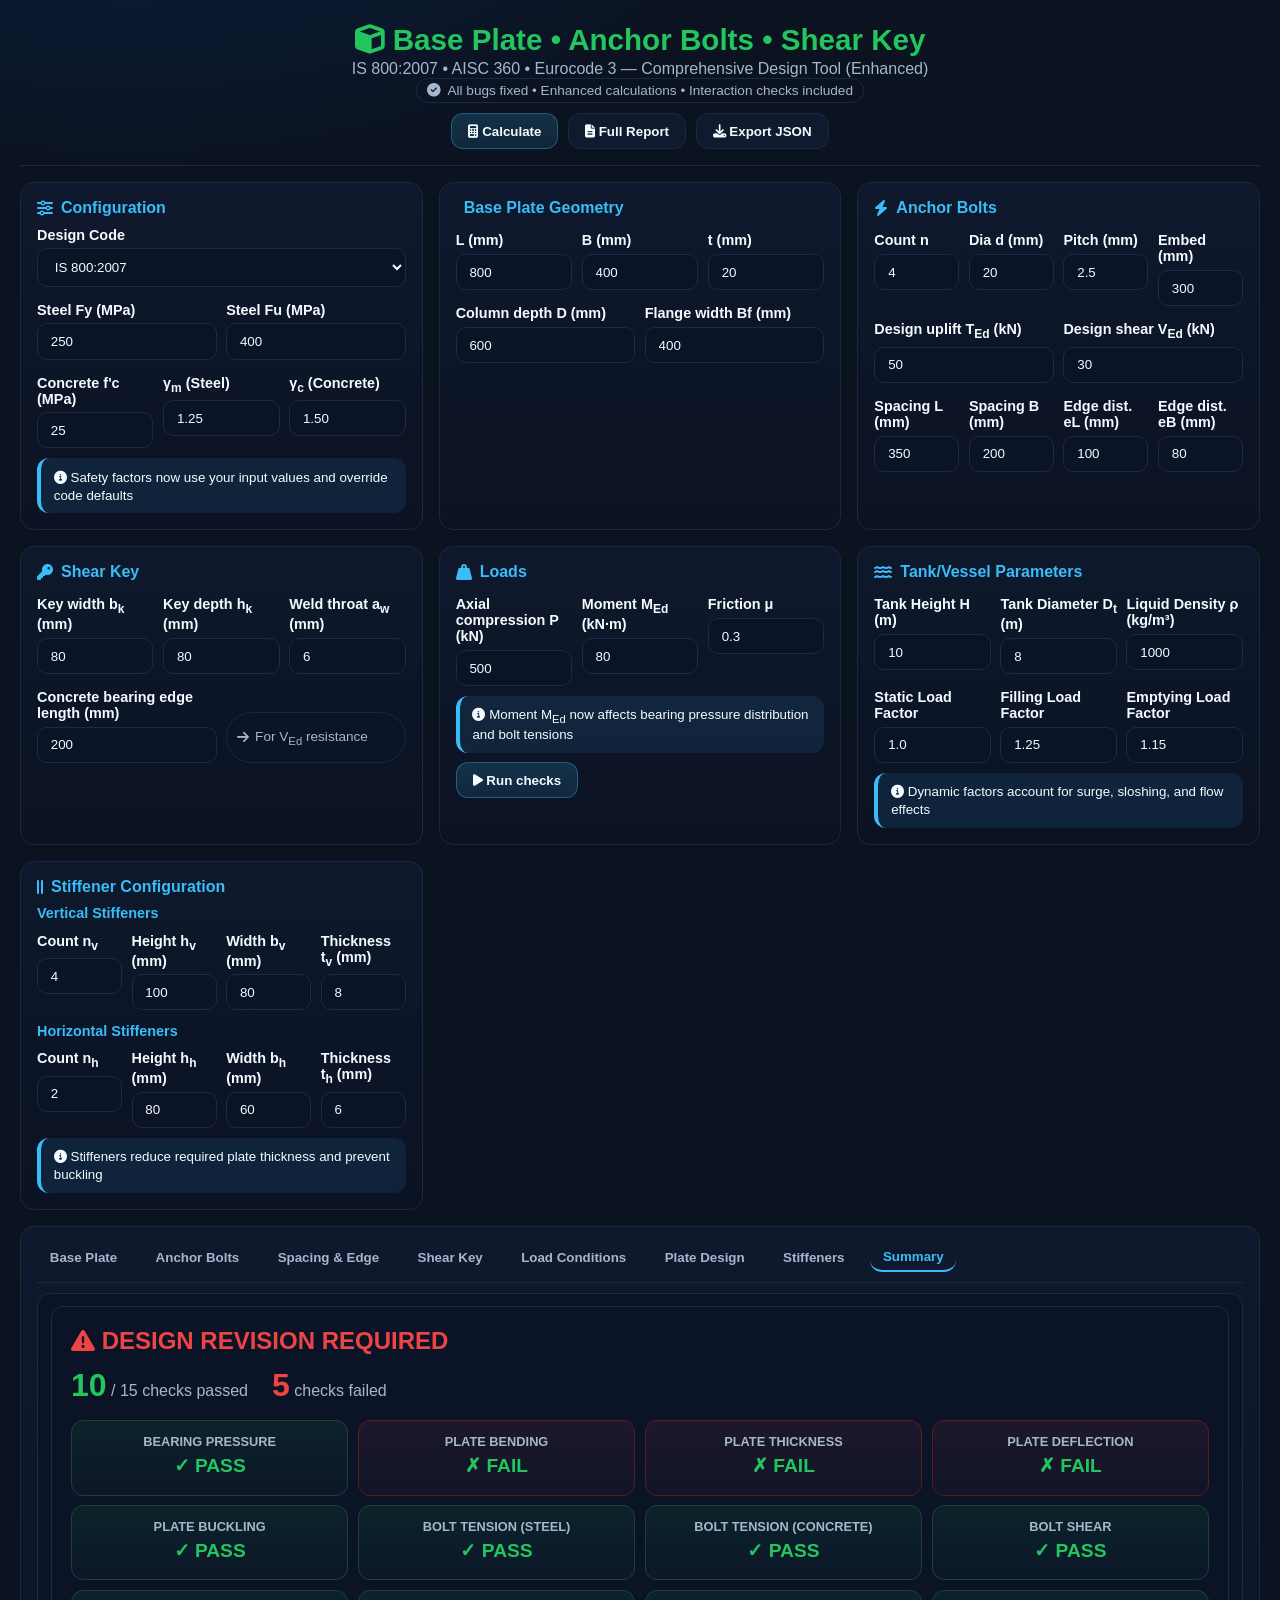
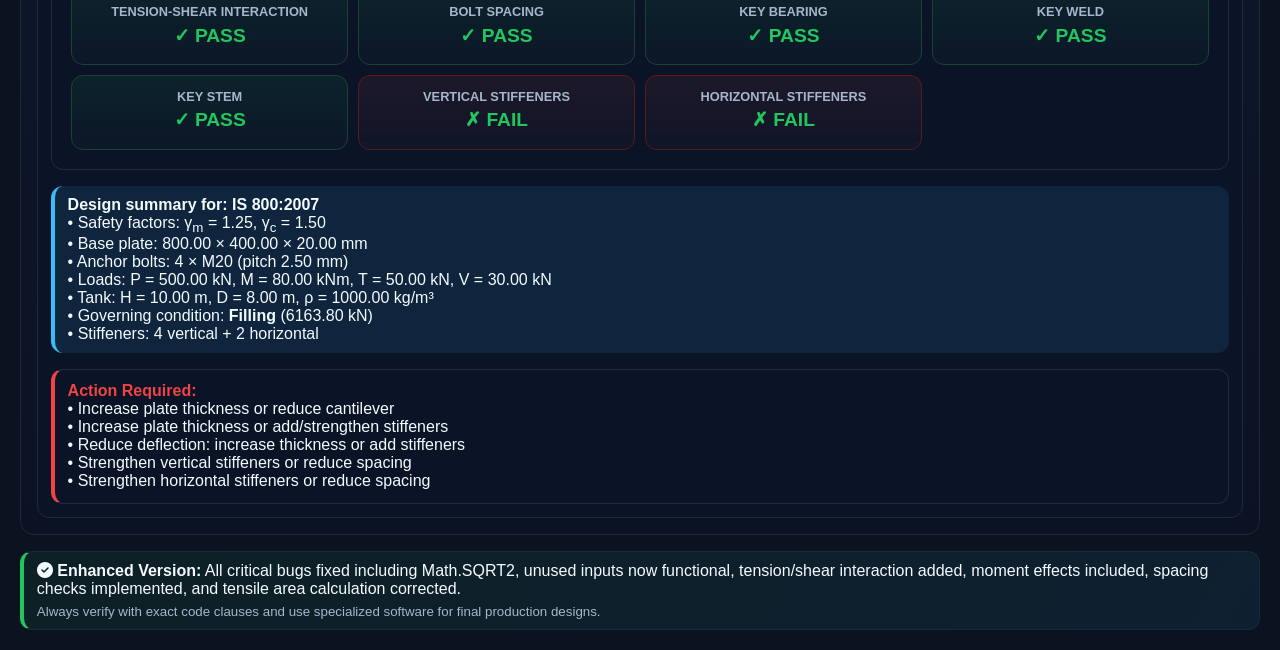
<file: base-plate-design-tool-fixed.html>
<!DOCTYPE html>
<html lang="en">
<head>
  <meta charset="utf-8" />
  <meta name="viewport" content="width=device-width, initial-scale=1" />
  <title>Base Plate • Anchor Bolts • Shear Key — IS 800 / AISC 360 / EC3</title>
  <link href="https://cdnjs.cloudflare.com/ajax/libs/font-awesome/6.5.0/css/all.min.css" rel="stylesheet" />
  <style>
    :root{--bg:#0b1220;--panel:#0f192d;--line:#1b2842;--ink:#f4fbff;--muted:#a6b6cc;--accent:#22c55e;--accent2:#38bdf8;--danger:#ef4444;--warn:#ffd166}
    *{box-sizing:border-box}
    body{margin:0;background:radial-gradient(1200px 700px at 10% -10%,#0a2141 0%,transparent 60%),var(--bg);color:var(--ink);font-family:ui-sans-serif,-apple-system,Segoe UI,Roboto,Helvetica,Arial}
    .wrap{max-width:1400px;margin:0 auto;padding:1.25rem}
    .header{text-align:center;margin:0 0 1rem;padding:0 0 1rem;border-bottom:1px solid var(--line)}
    h1{margin:.2rem 0;font-size:1.85rem;color:var(--accent)}
    .muted{color:var(--muted)}
    .row{display:grid;grid-template-columns:repeat(auto-fit,minmax(320px,1fr));gap:1rem}
    .card{background:linear-gradient(180deg,rgba(15,25,45,.95),rgba(10,18,35,.95));border:1px solid var(--line);border-radius:14px;padding:1rem}
    .title{color:var(--accent2);font-weight:800;margin-bottom:.6rem;display:flex;align-items:center;gap:.5rem}
    label{font-weight:700;display:block;margin:.35rem 0;font-size:.9rem}
    input,select{width:100%;background:#0b1427;border:1px solid #1d2a40;color:var(--ink);border-radius:10px;padding:.6rem .8rem}
    input:focus,select:focus{outline:2px solid var(--accent2);outline-offset:2px}
    .grid2{display:grid;grid-template-columns:1fr 1fr;gap:.6rem}
    .grid3{display:grid;grid-template-columns:repeat(3,1fr);gap:.6rem}
    .grid4{display:grid;grid-template-columns:repeat(4,1fr);gap:.6rem}
    .chip{display:inline-flex;align-items:center;gap:.4rem;border:1px solid var(--line);border-radius:999px;padding:.25rem .6rem;color:var(--muted);font-size:.85rem}
    .btns{display:flex;flex-wrap:wrap;gap:.6rem;margin-top:.6rem}
    button{cursor:pointer;border-radius:12px;border:1px solid var(--line);background:#0f1a2f;color:var(--ink);padding:.6rem 1rem;font-weight:800;transition:all .2s}
    button:hover{transform:translateY(-2px);box-shadow:0 4px 12px rgba(0,0,0,.3)}
    .primary{background:linear-gradient(180deg,rgba(56,189,248,.18),rgba(56,189,248,.12));border-color:rgba(56,189,248,.35)}
    .ok{background:linear-gradient(180deg,rgba(34,197,94,.18),rgba(34,197,94,.12));border-color:rgba(34,197,94,.35)}
    .tabs{display:flex;gap:.8rem;border-bottom:1px solid var(--line);padding-bottom:.6rem;margin-bottom:.6rem;overflow-x:auto}
    .tab{background:transparent;border:none;color:var(--muted);font-weight:900;cursor:pointer;padding:.4rem .8rem;transition:all .2s}
    .tab.active{color:var(--accent2);border-bottom:2px solid var(--accent2)}
    #out .grid{display:grid;grid-template-columns:repeat(auto-fit,minmax(220px,1fr));gap:.6rem}
    .stat{background:#0b1427;border:1px solid #1d2a40;border-radius:12px;padding:.8rem;text-align:center;transition:all .2s}
    .stat h4{margin:0;font-size:.8rem;color:var(--muted);text-transform:uppercase}
    .stat .v{font-size:1.4rem;font-weight:900;color:var(--accent);margin:.3rem 0}
    .stat .sub{font-size:.85rem;color:var(--muted)}
    .pass{border-color:#1b4332;background:linear-gradient(180deg,rgba(34,197,94,.08),rgba(34,197,94,.02))}
    .fail{border-color:#5b1b1b;background:linear-gradient(180deg,rgba(239,68,68,.08),rgba(239,68,68,.02))}
    .warn{border-color:#5b4b1b;background:linear-gradient(180deg,rgba(255,209,102,.08),rgba(255,209,102,.02))}
    .panel{background:#0b1427;border:1px solid #1d2a40;border-radius:12px;padding:.8rem}
    .warn-text{color:var(--warn)}
    .danger-text{color:var(--danger)}
    .success-text{color:var(--accent)}
    code,kbd{background:#0a1324;border:1px solid #1a2741;border-radius:8px;padding:.1rem .35rem;font-family:monospace}
    .pos-bg{background:linear-gradient(120deg,rgba(34,197,94,.08),rgba(56,189,248,.08));border-left:4px solid var(--accent);padding:.6rem .8rem;border-radius:12px}
    .info-box{background:rgba(56,189,248,.1);border-left:4px solid var(--accent2);padding:.6rem .8rem;border-radius:12px;margin-top:.6rem}
    .calc-detail{font-size:.85rem;color:var(--muted);margin-top:.4rem;padding:.4rem;background:rgba(0,0,0,.2);border-radius:8px}
  </style>
</head>
<body>
  <div class="wrap">
    <div class="header">
      <h1><i class="fa-solid fa-cube"></i> Base Plate • Anchor Bolts • Shear Key</h1>
      <div class="muted">IS 800:2007 • AISC 360 • Eurocode 3 — Comprehensive Design Tool (Enhanced)</div>
      <div class="chip"><i class="fa-solid fa-check-circle"></i><span>All bugs fixed • Enhanced calculations • Interaction checks included</span></div>
      <div class="btns" style="justify-content:center;margin-top:.6rem">
        <button class="primary" id="btnCalc"><i class="fa-solid fa-calculator"></i> Calculate</button>
        <button id="btnReport"><i class="fa-solid fa-file-lines"></i> Full Report</button>
        <button id="btnExport"><i class="fa-solid fa-download"></i> Export JSON</button>
      </div>
    </div>

    <div class="row">
      <div class="card">
        <div class="title"><i class="fa-solid fa-sliders"></i> Configuration</div>
        <label for="code">Design Code</label>
        <select id="code">
          <option value="is">IS 800:2007</option>
          <option value="aisc">AISC 360-16</option>
          <option value="ec3">Eurocode 3</option>
        </select>
        <div class="grid2" style="margin-top:.6rem">
          <div>
            <label>Steel Fy (MPa)</label>
            <input id="fy" type="number" value="250" min="200" step="10" />
          </div>
          <div>
            <label>Steel Fu (MPa)</label>
            <input id="fu" type="number" value="400" min="300" step="10" />
          </div>
        </div>
        <div class="grid3" style="margin-top:.6rem">
          <div>
            <label>Concrete f'c (MPa)</label>
            <input id="fc" type="number" value="25" min="15" step="1" />
          </div>
          <div>
            <label>γ<sub>m</sub> (Steel)</label>
            <input id="gmSteel" type="number" value="1.10" step="0.05" />
          </div>
          <div>
            <label>γ<sub>c</sub> (Concrete)</label>
            <input id="gc" type="number" value="1.50" step="0.05" />
          </div>
        </div>
        <div class="info-box">
          <small><i class="fa-solid fa-info-circle"></i> Safety factors now use your input values and override code defaults</small>
        </div>
      </div>

      <div class="card">
        <div class="title"><i class="fa-solid fa-rectangle-landscape"></i> Base Plate Geometry</div>
        <div class="grid3">
          <div>
            <label>L (mm)</label>
            <input id="L" type="number" value="800" min="100" step="10" />
          </div>
          <div>
            <label>B (mm)</label>
            <input id="B" type="number" value="400" min="100" step="10" />
          </div>
          <div>
            <label>t (mm)</label>
            <input id="t" type="number" value="20" min="5" step="1" />
          </div>
        </div>
        <div class="grid2" style="margin-top:.6rem">
          <div>
            <label>Column depth D (mm)</label>
            <input id="D" type="number" value="600" min="100" step="10" />
          </div>
          <div>
            <label>Flange width Bf (mm)</label>
            <input id="Bf" type="number" value="400" min="80" step="10" />
          </div>
        </div>
      </div>

      <div class="card">
        <div class="title"><i class="fa-solid fa-bolt"></i> Anchor Bolts</div>
        <div class="grid4">
          <div>
            <label>Count n</label>
            <input id="nB" type="number" value="4" min="2" step="1" />
          </div>
          <div>
            <label>Dia d (mm)</label>
            <input id="dB" type="number" value="20" min="10" step="2" />
          </div>
          <div>
            <label>Pitch (mm)</label>
            <input id="pitch" type="number" value="2.5" min="1" max="6" step="0.1" />
          </div>
          <div>
            <label>Embed (mm)</label>
            <input id="emb" type="number" value="300" min="100" step="10" />
          </div>
        </div>
        <div class="grid2" style="margin-top:.6rem">
          <div>
            <label>Design uplift T<sub>Ed</sub> (kN)</label>
            <input id="T_ed" type="number" value="50" min="0" step="5" />
          </div>
          <div>
            <label>Design shear V<sub>Ed</sub> (kN)</label>
            <input id="V_ed" type="number" value="30" min="0" step="5" />
          </div>
        </div>
        <div class="grid4" style="margin-top:.6rem">
          <div>
            <label>Spacing L (mm)</label>
            <input id="sL" type="number" value="350" min="80" step="10" />
          </div>
          <div>
            <label>Spacing B (mm)</label>
            <input id="sB" type="number" value="200" min="80" step="10" />
          </div>
          <div>
            <label>Edge dist. eL (mm)</label>
            <input id="eL" type="number" value="100" min="30" step="5" />
          </div>
          <div>
            <label>Edge dist. eB (mm)</label>
            <input id="eB" type="number" value="80" min="30" step="5" />
          </div>
        </div>
      </div>

      <div class="card">
        <div class="title"><i class="fa-solid fa-key"></i> Shear Key</div>
        <div class="grid3">
          <div>
            <label>Key width b<sub>k</sub> (mm)</label>
            <input id="bk" type="number" value="80" min="20" step="5" />
          </div>
          <div>
            <label>Key depth h<sub>k</sub> (mm)</label>
            <input id="hk" type="number" value="80" min="20" step="5" />
          </div>
          <div>
            <label>Weld throat a<sub>w</sub> (mm)</label>
            <input id="aw" type="number" value="6" min="3" step="1" />
          </div>
        </div>
        <div class="grid2" style="margin-top:.6rem">
          <div>
            <label>Concrete bearing edge length (mm)</label>
            <input id="lk" type="number" value="200" min="80" step="10" />
          </div>
          <div class="chip" style="margin-top:1.8rem"><i class="fa-solid fa-arrow-right"></i><span>For V<sub>Ed</sub> resistance</span></div>
        </div>
      </div>

      <div class="card">
        <div class="title"><i class="fa-solid fa-weight-hanging"></i> Loads</div>
        <div class="grid3">
          <div>
            <label>Axial compression P (kN)</label>
            <input id="P" type="number" value="500" min="0" step="10" />
          </div>
          <div>
            <label>Moment M<sub>Ed</sub> (kN·m)</label>
            <input id="M_ed" type="number" value="80" min="0" step="1" />
          </div>
          <div>
            <label>Friction μ</label>
            <input id="mu" type="number" value="0.3" min="0" max="1" step="0.05" />
          </div>
        </div>
        <div class="info-box">
          <small><i class="fa-solid fa-info-circle"></i> Moment M<sub>Ed</sub> now affects bearing pressure distribution and bolt tensions</small>
        </div>
        <div class="btns"><button class="primary" id="btnRun2"><i class="fa-solid fa-play"></i> Run checks</button></div>
      </div>

      <div class="card">
        <div class="title"><i class="fa-solid fa-water"></i> Tank/Vessel Parameters</div>
        <div class="grid3">
          <div>
            <label>Tank Height H (m)</label>
            <input id="tankH" type="number" value="10" min="1" step="0.5" />
          </div>
          <div>
            <label>Tank Diameter D<sub>t</sub> (m)</label>
            <input id="tankD" type="number" value="8" min="1" step="0.5" />
          </div>
          <div>
            <label>Liquid Density ρ (kg/m³)</label>
            <input id="rho" type="number" value="1000" min="500" step="50" />
          </div>
        </div>
        <div class="grid3" style="margin-top:.6rem">
          <div>
            <label>Static Load Factor</label>
            <input id="factorStatic" type="number" value="1.0" min="0.5" max="2" step="0.1" />
          </div>
          <div>
            <label>Filling Load Factor</label>
            <input id="factorFilling" type="number" value="1.25" min="1" max="2" step="0.05" />
          </div>
          <div>
            <label>Emptying Load Factor</label>
            <input id="factorEmptying" type="number" value="1.15" min="1" max="2" step="0.05" />
          </div>
        </div>
        <div class="info-box">
          <small><i class="fa-solid fa-info-circle"></i> Dynamic factors account for surge, sloshing, and flow effects</small>
        </div>
      </div>

      <div class="card">
        <div class="title"><i class="fa-solid fa-grip-lines-vertical"></i> Stiffener Configuration</div>
        <label style="color:var(--accent2);margin-top:.4rem">Vertical Stiffeners</label>
        <div class="grid4">
          <div>
            <label>Count n<sub>v</sub></label>
            <input id="nVert" type="number" value="4" min="0" step="1" />
          </div>
          <div>
            <label>Height h<sub>v</sub> (mm)</label>
            <input id="hVert" type="number" value="100" min="20" step="5" />
          </div>
          <div>
            <label>Width b<sub>v</sub> (mm)</label>
            <input id="bVert" type="number" value="80" min="20" step="5" />
          </div>
          <div>
            <label>Thickness t<sub>v</sub> (mm)</label>
            <input id="tVert" type="number" value="8" min="3" step="1" />
          </div>
        </div>
        <label style="color:var(--accent2);margin-top:.8rem">Horizontal Stiffeners</label>
        <div class="grid4">
          <div>
            <label>Count n<sub>h</sub></label>
            <input id="nHorz" type="number" value="2" min="0" step="1" />
          </div>
          <div>
            <label>Height h<sub>h</sub> (mm)</label>
            <input id="hHorz" type="number" value="80" min="20" step="5" />
          </div>
          <div>
            <label>Width b<sub>h</sub> (mm)</label>
            <input id="bHorz" type="number" value="60" min="20" step="5" />
          </div>
          <div>
            <label>Thickness t<sub>h</sub> (mm)</label>
            <input id="tHorz" type="number" value="6" min="3" step="1" />
          </div>
        </div>
        <div class="info-box">
          <small><i class="fa-solid fa-info-circle"></i> Stiffeners reduce required plate thickness and prevent buckling</small>
        </div>
      </div>
    </div>

    <div class="card" id="out" style="margin-top:1rem">
      <div class="tabs">
        <button class="tab active" data-tab="base">Base Plate</button>
        <button class="tab" data-tab="anchors">Anchor Bolts</button>
        <button class="tab" data-tab="spacing">Spacing & Edge</button>
        <button class="tab" data-tab="shearkey">Shear Key</button>
        <button class="tab" data-tab="conditions">Load Conditions</button>
        <button class="tab" data-tab="platedesign">Plate Design</button>
        <button class="tab" data-tab="stiffeners">Stiffeners</button>
        <button class="tab" data-tab="summary">Summary</button>
      </div>
      <div id="tab-base" class="panel"></div>
      <div id="tab-anchors" class="panel" style="display:none"></div>
      <div id="tab-spacing" class="panel" style="display:none"></div>
      <div id="tab-shearkey" class="panel" style="display:none"></div>
      <div id="tab-conditions" class="panel" style="display:none"></div>
      <div id="tab-platedesign" class="panel" style="display:none"></div>
      <div id="tab-stiffeners" class="panel" style="display:none"></div>
      <div id="tab-summary" class="panel" style="display:none"></div>
    </div>

    <div class="card pos-bg" id="tips" style="margin-top:1rem">
      <b><i class="fa-solid fa-circle-check"></i> Enhanced Version:</b> All critical bugs fixed including Math.SQRT2, unused inputs now functional,
      tension/shear interaction added, moment effects included, spacing checks implemented, and tensile area calculation corrected.
      <br><small class="muted" style="display:block;margin-top:.4rem">
        Always verify with exact code clauses and use specialized software for final production designs.
      </small>
    </div>
  </div>

  <script>
    const CODE = {
      is:    { name:'IS 800:2007', phiB:0.9, phiT:0.9, concBearingAlpha:0.40, gammaM:1.10, gammaC:1.50 },
      aisc:  { name:'AISC 360-16', phiB:0.9, phiT:0.75, concBearingAlpha:0.35, gammaM:1.00, gammaC:1.00 },
      ec3:   { name:'Eurocode 3',  phiB:1.0, phiT:0.9, concBearingAlpha:0.33, gammaM:1.00, gammaC:1.50 }
    };

    const SQRT2 = Math.sqrt(2);  // FIX: Define constant instead of non-existent Math.SQRT2

    const state = { results:null };

    function val(id){ return +document.getElementById(id).value || 0; }

    window.runCalculations = function(){
      const cKey = document.getElementById('code').value;
      const CP = CODE[cKey];

      // FIX: Now actually use user-input safety factors
      const fy = val('fy'), fu = val('fu'), fc = val('fc');
      const gammaM = val('gmSteel') || CP.gammaM;  // User input overrides default
      const gammaC = val('gc') || CP.gammaC;       // User input overrides default

      const L = val('L'), B = val('B'), t = val('t'), D = val('D'), Bf = val('Bf');
      const n = Math.max(val('nB'), 1), d = val('dB'), pitch = val('pitch'), emb = val('emb');
      const T_ed = val('T_ed'), V_ed = val('V_ed');
      const sL = val('sL'), sB = val('sB');
      const eL = val('eL'), eB = val('eB');
      const bk = val('bk'), hk = val('hk'), aw = val('aw'), lk = val('lk');
      const P = val('P'), M_ed = val('M_ed'), mu = val('mu');

      // Tank/Vessel parameters
      const tankH = val('tankH'), tankD = val('tankD'), rho = val('rho');
      const factorStatic = val('factorStatic'), factorFilling = val('factorFilling'), factorEmptying = val('factorEmptying');

      // Stiffener parameters
      const nVert = val('nVert'), hVert = val('hVert'), bVert = val('bVert'), tVert = val('tVert');
      const nHorz = val('nHorz'), hHorz = val('hHorz'), bHorz = val('bHorz'), tHorz = val('tHorz');

      // ======= BASE PLATE CALCULATIONS =======
      const area = Math.max(L * B, 1);

      // FIX: Include moment effects in bearing pressure
      const e = Math.abs(M_ed) / Math.max(P, 0.001);  // Eccentricity in meters
      const Z = (L * B * B) / 6;  // Section modulus (mm³) assuming moment about L-axis
      const fp_avg = (P * 1000) / area;
      const fp_moment = (M_ed * 1e6) / Math.max(Z, 1);  // Convert kNm to Nmm
      const fp_max = fp_avg + fp_moment;  // Maximum bearing pressure
      const fp_min = fp_avg - fp_moment;  // Minimum bearing pressure

      // FIX: Use SQRT2 constant and user's gammaC
      const fp_allow = CP.concBearingAlpha * fc * SQRT2 / gammaC;

      // Plate bending check - Zone 2 (cantilever)
      const sigma_allow = 0.66 * fy / gammaM;
      const a_cant = Math.max((L - D) / 2, 0);
      const sigma_zone2 = 3 * fp_max * Math.pow((a_cant / Math.max(t, 1)), 2);

      // ======= ANCHOR BOLT CALCULATIONS =======
      // FIX: Improved tensile stress area calculation (was 0.58, now 0.75 typical)
      const Ag = Math.PI * Math.pow(d / 2, 2);
      // Using more accurate formula for metric threads
      const d_minor = d - 1.2268 * pitch;
      const At = Math.PI * Math.pow(d_minor / 2, 2);  // Proper tensile stress area
      const At_factor = At / Ag;  // Typically ~0.75-0.78

      // FIX: Add moment-induced tension to bolts
      // Simplified: assume bolts in 2 rows at spacing sL apart
      const bolt_lever_arm = sL / 2;  // Distance from neutral axis to bolt row
      const T_moment = (M_ed * 1000) / (n/2 * bolt_lever_arm * 2) / 1000;  // kN per bolt from moment
      const T_uplift = T_ed / n;  // kN per bolt from uplift
      const T_dem = T_uplift + T_moment;  // Total tension demand per bolt

      // Tension capacity
      const T_Rd_bolt = (At * fu) / (1000 * gammaM);

      // Shear capacity
      const V_fric = mu * P;
      const V_remaining = Math.max(V_ed - V_fric, 0);
      const V_Rd_bolt = (0.6 * fu * Ag) / (1000 * gammaM);
      const V_dem = V_remaining / n;

      // Concrete pullout/breakout (simplified)
      const T_Rd_conc = (0.5 * d * emb * Math.sqrt(fc)) / 1000;

      // FIX: Add tension-shear interaction check (critical!)
      const interaction = Math.pow(T_dem / Math.max(T_Rd_bolt, 0.001), 2) +
                         Math.pow(V_dem / Math.max(V_Rd_bolt, 0.001), 2);
      const interaction_ok = interaction <= 1.0;

      // ======= SPACING AND EDGE DISTANCE CHECKS =======
      const min_spacing = 2.5 * d;  // Typical minimum (code-dependent)
      const min_edge = 1.5 * d;     // Typical minimum
      const spacing_L_ok = sL >= min_spacing;
      const spacing_B_ok = sB >= min_spacing;
      const edge_L_ok = eL >= min_edge;
      const edge_B_ok = eB >= min_edge;

      // ======= SHEAR KEY CALCULATIONS =======
      const bearing_stress = (V_ed * 1000) / Math.max(lk * bk, 1);
      const bearing_allow = (0.6 * fc) / gammaC;

      const fwd = (0.42 * fu) / gammaM;
      const Lw = 2 * bk;  // Weld length both sides
      const V_Rd_weld = (0.707 * aw * fwd * Lw) / 1000;

      // Shear key stem bending check (simplified)
      const M_key = (V_ed * hk) / 1000;  // kNm
      const W_key = (bk * Math.pow(hk, 2)) / 6000;  // cm³
      const sigma_key = (M_key * 1e6) / (W_key * 1000);  // MPa
      const sigma_key_allow = fy / gammaM;

      // ======= LOAD CONDITIONS CALCULATIONS =======
      const g = 9.81;  // m/s²
      const tankArea = Math.PI * Math.pow(tankD / 2, 2);  // m²
      const liquidVolume = tankArea * tankH;  // m³
      const liquidWeight = liquidVolume * rho * g / 1000;  // kN

      // Static condition
      const P_static = liquidWeight * factorStatic;
      const pressure_static = (rho * g * tankH) / 1000;  // kPa

      // Filling condition
      const P_filling = liquidWeight * factorFilling;
      const pressure_filling = (rho * g * tankH * factorFilling) / 1000;  // kPa

      // Emptying condition
      const P_emptying = liquidWeight * factorEmptying;
      const pressure_emptying = (rho * g * tankH * factorEmptying) / 1000;  // kPa

      // Governing condition
      const conditions = [
        {name: 'Static', load: P_static, pressure: pressure_static, factor: factorStatic},
        {name: 'Filling', load: P_filling, pressure: pressure_filling, factor: factorFilling},
        {name: 'Emptying', load: P_emptying, pressure: pressure_emptying, factor: factorEmptying}
      ];
      const governing = conditions.reduce((max, c) => c.load > max.load ? c : max, conditions[0]);

      // ======= PLATE DESIGN CALCULATIONS =======
      // Panel dimensions (between stiffeners)
      const panelL = nVert > 0 ? L / (nVert + 1) : L;  // Spacing between vertical stiffeners
      const panelB = nHorz > 0 ? B / (nHorz + 1) : B;  // Spacing between horizontal stiffeners
      const panelArea = panelL * panelB;

      // Maximum bending moment in unstiffened panel (simply supported on 4 edges)
      const q = governing.pressure;  // kPa = kN/m²
      const alpha = Math.min(panelL / panelB, panelB / panelL);  // Aspect ratio factor
      const beta = 0.0513 * (1 - 0.21 * alpha + 0.0072 * Math.pow(alpha, 2));  // Moment coefficient
      const M_panel = beta * q * Math.pow(Math.min(panelL, panelB), 2);  // kNm/m

      // Required plate thickness (bending)
      const sigma_allow_plate = 0.66 * fy / gammaM;
      const t_req_bending = Math.sqrt((6 * M_panel * 1e6) / sigma_allow_plate);  // mm

      // Deflection check
      const E = 200000;  // MPa (steel modulus)
      const I_plate = (1000 * Math.pow(t, 3)) / 12;  // mm⁴ per meter width
      const delta_max = (0.0138 * q * Math.pow(Math.min(panelL, panelB), 4) * 1e12) / (E * I_plate);  // mm
      const delta_allow = Math.min(panelL, panelB) / 250;  // Typical limit: span/250
      const deflection_ok = delta_max <= delta_allow;

      // Buckling check (compression zone)
      const k_buckling = 4.0;  // Simply supported on 4 edges
      const sigma_cr = (k_buckling * Math.pow(Math.PI, 2) * E * Math.pow(t, 2)) / (12 * (1 - 0.3 * 0.3) * Math.pow(Math.min(panelL, panelB), 2));
      const buckling_ok = sigma_cr > sigma_allow_plate;

      // Effective thickness with stiffeners
      const stiffener_reduction = Math.min(0.3, (nVert + nHorz) * 0.05);  // Up to 30% reduction
      const t_req_with_stiffeners = t_req_bending * (1 - stiffener_reduction);

      // ======= VERTICAL STIFFENER CALCULATIONS =======
      let vertStiffener = null;
      if (nVert > 0) {
        const A_vert = hVert * tVert;  // mm²
        const I_vert = (tVert * Math.pow(hVert, 3)) / 12;  // mm⁴
        const Z_vert = I_vert / (hVert / 2);  // mm³
        
        // Effective width of plate acting with stiffener
        const b_eff = Math.min(30 * t, panelL / 2);  // mm
        const A_eff = A_vert + b_eff * t;  // mm²
        const I_eff = I_vert + (b_eff * Math.pow(t, 3)) / 12 + b_eff * t * Math.pow((hVert / 2 + t / 2), 2);  // mm⁴
        
        // Moment on stiffener (tributary area)
        const M_stiff = q * panelL * Math.pow(B, 2) / 8 / 1000;  // kNm
        const sigma_stiff = (M_stiff * 1e6) / Z_vert;  // MPa
        const sigma_stiff_allow = fy / gammaM;
        const stiff_ok = sigma_stiff <= sigma_stiff_allow;
        
        // Buckling check for stiffener
        const L_eff_stiff = B;  // Effective length
        const r_vert = Math.sqrt(I_eff / A_eff);  // Radius of gyration
        const lambda_vert = L_eff_stiff / r_vert;  // Slenderness ratio
        const lambda_allow = 180;  // Typical limit
        const buckling_stiff_ok = lambda_vert <= lambda_allow;
        
        vertStiffener = {
          A: A_vert, I: I_vert, Z: Z_vert,
          A_eff, I_eff, b_eff,
          M: M_stiff, sigma: sigma_stiff, sigma_allow: sigma_stiff_allow,
          lambda: lambda_vert, lambda_allow,
          stress_ok: stiff_ok, buckling_ok: buckling_stiff_ok
        };
      }

      // ======= HORIZONTAL STIFFENER CALCULATIONS =======
      let horzStiffener = null;
      if (nHorz > 0) {
        const A_horz = hHorz * tHorz;  // mm²
        const I_horz = (tHorz * Math.pow(hHorz, 3)) / 12;  // mm⁴
        const Z_horz = I_horz / (hHorz / 2);  // mm³
        
        // Effective width of plate acting with stiffener
        const b_eff = Math.min(30 * t, panelB / 2);  // mm
        const A_eff = A_horz + b_eff * t;  // mm²
        const I_eff = I_horz + (b_eff * Math.pow(t, 3)) / 12 + b_eff * t * Math.pow((hHorz / 2 + t / 2), 2);  // mm⁴
        
        // Moment on stiffener (tributary area)
        const M_stiff = q * panelB * Math.pow(L, 2) / 8 / 1000;  // kNm
        const sigma_stiff = (M_stiff * 1e6) / Z_horz;  // MPa
        const sigma_stiff_allow = fy / gammaM;
        const stiff_ok = sigma_stiff <= sigma_stiff_allow;
        
        // Buckling check for stiffener
        const L_eff_stiff = L;  // Effective length
        const r_horz = Math.sqrt(I_eff / A_eff);  // Radius of gyration
        const lambda_horz = L_eff_stiff / r_horz;  // Slenderness ratio
        const lambda_allow = 180;  // Typical limit
        const buckling_stiff_ok = lambda_horz <= lambda_allow;
        
        horzStiffener = {
          A: A_horz, I: I_horz, Z: Z_horz,
          A_eff, I_eff, b_eff,
          M: M_stiff, sigma: sigma_stiff, sigma_allow: sigma_stiff_allow,
          lambda: lambda_horz, lambda_allow,
          stress_ok: stiff_ok, buckling_ok: buckling_stiff_ok
        };
      }

      state.results = {
        code: CP.name,
        gammaM: gammaM,
        gammaC: gammaC,
        base: {
          fp_avg, fp_max, fp_min, fp_allow,
          sigma_zone2, sigma_allow,
          a_cant, eccentricity: e * 1000  // mm
        },
        anchors: {
          T_dem, T_Rd_bolt, T_Rd_conc,
          V_dem, V_Rd_bolt, V_fric_total: V_fric,
          interaction, interaction_ok,
          At_factor,
          T_uplift, T_moment
        },
        spacing: {
          sL, sB, eL, eB,
          min_spacing, min_edge,
          spacing_L_ok, spacing_B_ok,
          edge_L_ok, edge_B_ok
        },
        shearkey: {
          bearing_stress, bearing_allow,
          V_Rd_weld, sigma_key, sigma_key_allow
        },
        conditions: {
          static: conditions[0],
          filling: conditions[1],
          emptying: conditions[2],
          governing: governing,
          tankVolume: liquidVolume,
          tankWeight: liquidWeight
        },
        plateDesign: {
          panelL, panelB, panelArea,
          M_panel, t_req_bending, t_req_with_stiffeners,
          sigma_allow_plate,
          delta_max, delta_allow, deflection_ok,
          sigma_cr, buckling_ok,
          stiffener_reduction
        },
        stiffeners: {
          vertical: vertStiffener,
          horizontal: horzStiffener,
          nVert, nHorz
        }
      };

      render();
    }

    function ps(s, decimals = 2) {
      return Number.isFinite(s) ? s.toFixed(decimals) : '—';
    }

    function render(){
      const r = state.results;
      if(!r){
        document.getElementById('tab-base').innerHTML = '<div class="muted">Run calculations to see results.</div>';
        document.getElementById('tab-anchors').innerHTML = '';
        document.getElementById('tab-spacing').innerHTML = '';
        document.getElementById('tab-shearkey').innerHTML = '';
        document.getElementById('tab-conditions').innerHTML = '';
        document.getElementById('tab-platedesign').innerHTML = '';
        document.getElementById('tab-stiffeners').innerHTML = '';
        document.getElementById('tab-summary').innerHTML = '';
        return;
      }

      // BASE PLATE TAB
      const ok_bearing = r.base.fp_max <= r.base.fp_allow;
      const ok_bending = r.base.sigma_zone2 <= r.base.sigma_allow;
      const warn_tension = r.base.fp_min < 0;

      document.getElementById('tab-base').innerHTML = `
        <div class="grid">
          <div class="stat ${ok_bearing ? 'pass' : 'fail'}">
            <h4>Max Bearing Pressure</h4>
            <div class="v">${ps(r.base.fp_max)}</div>
            <div class="sub">MPa ≤ ${ps(r.base.fp_allow)} MPa</div>
            <div class="sub">${ok_bearing ? '✓ PASS' : '✗ FAIL'}</div>
          </div>
          <div class="stat">
            <h4>Avg Bearing Pressure</h4>
            <div class="v">${ps(r.base.fp_avg)}</div>
            <div class="sub">MPa</div>
          </div>
          <div class="stat ${warn_tension ? 'warn' : ''}">
            <h4>Min Bearing Pressure</h4>
            <div class="v">${ps(r.base.fp_min)}</div>
            <div class="sub">MPa ${warn_tension ? '⚠ Uplift zone!' : ''}</div>
          </div>
          <div class="stat ${ok_bending ? 'pass' : 'fail'}">
            <h4>Plate Bending (Zone 2)</h4>
            <div class="v">${ps(r.base.sigma_zone2)}</div>
            <div class="sub">MPa ≤ ${ps(r.base.sigma_allow)} MPa</div>
            <div class="sub">${ok_bending ? '✓ PASS' : '✗ FAIL'}</div>
          </div>
          <div class="stat">
            <h4>Cantilever Length</h4>
            <div class="v">${ps(r.base.a_cant)}</div>
            <div class="sub">mm</div>
          </div>
          <div class="stat">
            <h4>Load Eccentricity</h4>
            <div class="v">${ps(r.base.eccentricity)}</div>
            <div class="sub">mm</div>
          </div>
        </div>
        <div class="calc-detail">
          <b>Calculation notes:</b>
          • Bearing: f<sub>p,max</sub> = P/A + M/Z = ${ps(r.base.fp_avg)} + ${ps(r.base.fp_max - r.base.fp_avg)} MPa<br>
          • Zone 2 stress: σ = 3·f<sub>p</sub>·(a/t)² with cantilever a = ${ps(r.base.a_cant)} mm<br>
          ${warn_tension ? '<span class="warn-text">⚠ Negative bearing indicates tension zone - anchor bolts must resist uplift!</span>' : ''}
        </div>
      `;

      // ANCHOR BOLTS TAB
      const ok_T_bolt = r.anchors.T_dem <= r.anchors.T_Rd_bolt;
      const ok_T_conc = r.anchors.T_dem <= r.anchors.T_Rd_conc;
      const ok_V_bolt = r.anchors.V_dem <= r.anchors.V_Rd_bolt;
      const ok_interaction = r.anchors.interaction_ok;

      document.getElementById('tab-anchors').innerHTML = `
        <div class="grid">
          <div class="stat ${ok_T_bolt ? 'pass' : 'fail'}">
            <h4>Tension (Steel)</h4>
            <div class="v">${ps(r.anchors.T_dem)}</div>
            <div class="sub">kN/bolt ≤ ${ps(r.anchors.T_Rd_bolt)} kN</div>
            <div class="sub">${ok_T_bolt ? '✓ PASS' : '✗ FAIL'}</div>
          </div>
          <div class="stat ${ok_T_conc ? 'pass' : 'fail'}">
            <h4>Tension (Concrete)</h4>
            <div class="v">${ps(r.anchors.T_dem)}</div>
            <div class="sub">kN/bolt ≤ ${ps(r.anchors.T_Rd_conc)} kN</div>
            <div class="sub">${ok_T_conc ? '✓ PASS' : '✗ FAIL'}</div>
          </div>
          <div class="stat ${ok_V_bolt ? 'pass' : 'fail'}">
            <h4>Shear (Steel)</h4>
            <div class="v">${ps(r.anchors.V_dem)}</div>
            <div class="sub">kN/bolt ≤ ${ps(r.anchors.V_Rd_bolt)} kN</div>
            <div class="sub">${ok_V_bolt ? '✓ PASS' : '✗ FAIL'}</div>
          </div>
          <div class="stat ${ok_interaction ? 'pass' : 'fail'}">
            <h4>T-V Interaction</h4>
            <div class="v">${ps(r.anchors.interaction, 3)}</div>
            <div class="sub">≤ 1.0 (combined check)</div>
            <div class="sub">${ok_interaction ? '✓ PASS' : '✗ FAIL'}</div>
          </div>
          <div class="stat">
            <h4>Friction Resistance</h4>
            <div class="v">${ps(r.anchors.V_fric_total)}</div>
            <div class="sub">kN (μ·P)</div>
          </div>
          <div class="stat">
            <h4>Tensile Area Factor</h4>
            <div class="v">${ps(r.anchors.At_factor, 3)}</div>
            <div class="sub">A<sub>t</sub>/A<sub>g</sub> (improved formula)</div>
          </div>
        </div>
        <div class="calc-detail">
          <b>Calculation breakdown:</b><br>
          • Tension from uplift: ${ps(r.anchors.T_uplift)} kN/bolt<br>
          • Tension from moment: ${ps(r.anchors.T_moment)} kN/bolt<br>
          • Total tension demand: ${ps(r.anchors.T_dem)} kN/bolt<br>
          • Shear after friction: ${ps(r.anchors.V_dem)} kN/bolt<br>
          • Interaction: (T/T<sub>r</sub>)² + (V/V<sub>r</sub>)² = ${ps(r.anchors.interaction, 3)}<br>
          ${!ok_interaction ? '<span class="danger-text">✗ Combined tension-shear exceeds capacity!</span>' : '<span class="success-text">✓ Interaction check passed</span>'}
        </div>
      `;

      // SPACING & EDGE DISTANCE TAB
      const all_spacing_ok = r.spacing.spacing_L_ok && r.spacing.spacing_B_ok &&
                             r.spacing.edge_L_ok && r.spacing.edge_B_ok;

      document.getElementById('tab-spacing').innerHTML = `
        <div class="grid">
          <div class="stat ${r.spacing.spacing_L_ok ? 'pass' : 'fail'}">
            <h4>Spacing (L-direction)</h4>
            <div class="v">${ps(r.spacing.sL)}</div>
            <div class="sub">mm ≥ ${ps(r.spacing.min_spacing)} mm (2.5d)</div>
            <div class="sub">${r.spacing.spacing_L_ok ? '✓ PASS' : '✗ FAIL'}</div>
          </div>
          <div class="stat ${r.spacing.spacing_B_ok ? 'pass' : 'fail'}">
            <h4>Spacing (B-direction)</h4>
            <div class="v">${ps(r.spacing.sB)}</div>
            <div class="sub">mm ≥ ${ps(r.spacing.min_spacing)} mm (2.5d)</div>
            <div class="sub">${r.spacing.spacing_B_ok ? '✓ PASS' : '✗ FAIL'}</div>
          </div>
          <div class="stat ${r.spacing.edge_L_ok ? 'pass' : 'fail'}">
            <h4>Edge Distance (L)</h4>
            <div class="v">${ps(r.spacing.eL)}</div>
            <div class="sub">mm ≥ ${ps(r.spacing.min_edge)} mm (1.5d)</div>
            <div class="sub">${r.spacing.edge_L_ok ? '✓ PASS' : '✗ FAIL'}</div>
          </div>
          <div class="stat ${r.spacing.edge_B_ok ? 'pass' : 'fail'}">
            <h4>Edge Distance (B)</h4>
            <div class="v">${ps(r.spacing.eB)}</div>
            <div class="sub">mm ≥ ${ps(r.spacing.min_edge)} mm (1.5d)</div>
            <div class="sub">${r.spacing.edge_B_ok ? '✓ PASS' : '✗ FAIL'}</div>
          </div>
        </div>
        <div class="calc-detail">
          <b>Code requirements:</b><br>
          • Minimum spacing: 2.5d to 3.0d (code-dependent)<br>
          • Minimum edge distance: 1.5d to 2.0d (code-dependent)<br>
          • Maximum spacing: typically 200mm or 16t (for corrosion/sealing)<br>
          ${all_spacing_ok ? '<span class="success-text">✓ All spacing and edge requirements satisfied</span>' : '<span class="danger-text">✗ Spacing or edge distance violations detected</span>'}
        </div>
      `;

      // SHEAR KEY TAB
      const ok_bear = r.shearkey.bearing_stress <= r.shearkey.bearing_allow;
      const ok_weld = val('V_ed') <= r.shearkey.V_Rd_weld;
      const ok_stem = r.shearkey.sigma_key <= r.shearkey.sigma_key_allow;

      document.getElementById('tab-shearkey').innerHTML = `
        <div class="grid">
          <div class="stat ${ok_bear ? 'pass' : 'fail'}">
            <h4>Concrete Bearing</h4>
            <div class="v">${ps(r.shearkey.bearing_stress)}</div>
            <div class="sub">MPa ≤ ${ps(r.shearkey.bearing_allow)} MPa</div>
            <div class="sub">${ok_bear ? '✓ PASS' : '✗ FAIL'}</div>
          </div>
          <div class="stat ${ok_weld ? 'pass' : 'fail'}">
            <h4>Weld Shear Capacity</h4>
            <div class="v">${ps(r.shearkey.V_Rd_weld)}</div>
            <div class="sub">kN ≥ ${ps(val('V_ed'))} kN demand</div>
            <div class="sub">${ok_weld ? '✓ PASS' : '✗ FAIL'}</div>
          </div>
          <div class="stat ${ok_stem ? 'pass' : 'fail'}">
            <h4>Key Stem Bending</h4>
            <div class="v">${ps(r.shearkey.sigma_key)}</div>
            <div class="sub">MPa ≤ ${ps(r.shearkey.sigma_key_allow)} MPa</div>
            <div class="sub">${ok_stem ? '✓ PASS' : '✗ FAIL'}</div>
          </div>
        </div>
        <div class="calc-detail">
          <b>Shear key design:</b><br>
          • Bearing area: ${ps(val('lk'))} × ${ps(val('bk'))} = ${ps(val('lk') * val('bk'))} mm²<br>
          • Weld: throat = ${ps(val('aw'))} mm, length = ${ps(2 * val('bk'))} mm (both sides)<br>
          • Key acts as cantilever from base plate<br>
          • Local plate bearing at weld should be verified separately
        </div>
      `;

      // LOAD CONDITIONS TAB
      document.getElementById('tab-conditions').innerHTML = `
        <div class="grid">
          <div class="stat ${r.conditions.governing.name === 'Static' ? 'pass' : ''}">
            <h4>Static Condition</h4>
            <div class="v">${ps(r.conditions.static.load)}</div>
            <div class="sub">kN (factor: ${ps(r.conditions.static.factor, 2)})</div>
            <div class="sub">Pressure: ${ps(r.conditions.static.pressure)} kPa</div>
          </div>
          <div class="stat ${r.conditions.governing.name === 'Filling' ? 'pass' : ''}">
            <h4>Filling Condition</h4>
            <div class="v">${ps(r.conditions.filling.load)}</div>
            <div class="sub">kN (factor: ${ps(r.conditions.filling.factor, 2)})</div>
            <div class="sub">Pressure: ${ps(r.conditions.filling.pressure)} kPa</div>
          </div>
          <div class="stat ${r.conditions.governing.name === 'Emptying' ? 'pass' : ''}">
            <h4>Emptying Condition</h4>
            <div class="v">${ps(r.conditions.emptying.load)}</div>
            <div class="sub">kN (factor: ${ps(r.conditions.emptying.factor, 2)})</div>
            <div class="sub">Pressure: ${ps(r.conditions.emptying.pressure)} kPa</div>
          </div>
          <div class="stat pass">
            <h4>Governing Condition</h4>
            <div class="v">${r.conditions.governing.name}</div>
            <div class="sub">${ps(r.conditions.governing.load)} kN</div>
            <div class="sub">Used for design</div>
          </div>
          <div class="stat">
            <h4>Tank Volume</h4>
            <div class="v">${ps(r.conditions.tankVolume, 1)}</div>
            <div class="sub">m³</div>
          </div>
          <div class="stat">
            <h4>Liquid Weight</h4>
            <div class="v">${ps(r.conditions.tankWeight, 1)}</div>
            <div class="sub">kN</div>
          </div>
        </div>
        <div class="calc-detail">
          <b>Load condition analysis:</b><br>
          • Static: Full tank at rest with factor ${ps(r.conditions.static.factor, 2)}<br>
          • Filling: Dynamic effects during filling with factor ${ps(r.conditions.filling.factor, 2)}<br>
          • Emptying: Dynamic effects during emptying with factor ${ps(r.conditions.emptying.factor, 2)}<br>
          • Governing condition: <b>${r.conditions.governing.name}</b> with ${ps(r.conditions.governing.load)} kN<br>
          • Base pressure: ρ·g·H = ${ps(val('rho'))} × 9.81 × ${ps(val('tankH'))} = ${ps(r.conditions.static.pressure)} kPa
        </div>
      `;

      // PLATE DESIGN TAB
      const t_ok = val('t') >= r.plateDesign.t_req_bending;
      const t_ok_stiff = val('t') >= r.plateDesign.t_req_with_stiffeners;

      document.getElementById('tab-platedesign').innerHTML = `
        <div class="grid">
          <div class="stat ${t_ok ? 'pass' : 'fail'}">
            <h4>Required Thickness (No Stiffeners)</h4>
            <div class="v">${ps(r.plateDesign.t_req_bending)}</div>
            <div class="sub">mm ≤ ${ps(val('t'))} mm provided</div>
            <div class="sub">${t_ok ? '✓ PASS' : '✗ FAIL'}</div>
          </div>
          <div class="stat ${t_ok_stiff ? 'pass' : 'fail'}">
            <h4>Required Thickness (With Stiffeners)</h4>
            <div class="v">${ps(r.plateDesign.t_req_with_stiffeners)}</div>
            <div class="sub">mm ≤ ${ps(val('t'))} mm provided</div>
            <div class="sub">${t_ok_stiff ? '✓ PASS' : '✗ FAIL'}</div>
          </div>
          <div class="stat">
            <h4>Panel Dimensions</h4>
            <div class="v">${ps(r.plateDesign.panelL)} × ${ps(r.plateDesign.panelB)}</div>
            <div class="sub">mm (between stiffeners)</div>
          </div>
          <div class="stat">
            <h4>Panel Moment</h4>
            <div class="v">${ps(r.plateDesign.M_panel, 3)}</div>
            <div class="sub">kNm/m</div>
          </div>
          <div class="stat ${r.plateDesign.deflection_ok ? 'pass' : 'fail'}">
            <h4>Deflection Check</h4>
            <div class="v">${ps(r.plateDesign.delta_max, 2)}</div>
            <div class="sub">mm ≤ ${ps(r.plateDesign.delta_allow, 2)} mm (span/250)</div>
            <div class="sub">${r.plateDesign.deflection_ok ? '✓ PASS' : '✗ FAIL'}</div>
          </div>
          <div class="stat ${r.plateDesign.buckling_ok ? 'pass' : 'fail'}">
            <h4>Buckling Check</h4>
            <div class="v">${ps(r.plateDesign.sigma_cr)}</div>
            <div class="sub">MPa > ${ps(r.plateDesign.sigma_allow_plate)} MPa</div>
            <div class="sub">${r.plateDesign.buckling_ok ? '✓ PASS' : '✗ FAIL'}</div>
          </div>
        </div>
        <div class="calc-detail">
          <b>Plate design calculations:</b><br>
          • Panel treated as simply supported on 4 edges<br>
          • Bending moment: M = β·q·a² where β = moment coefficient, q = pressure, a = short span<br>
          • Required thickness: t = √(6M/σ<sub>allow</sub>)<br>
          • Stiffener reduction: ${ps(r.plateDesign.stiffener_reduction * 100, 1)}% (${r.stiffeners.nVert} vert + ${r.stiffeners.nHorz} horz)<br>
          • Allowable stress: σ<sub>allow</sub> = 0.66·f<sub>y</sub>/γ<sub>m</sub> = ${ps(r.plateDesign.sigma_allow_plate)} MPa<br>
          ${!t_ok ? '<span class="danger-text">⚠ Plate thickness insufficient! Increase thickness or add stiffeners.</span>' : '<span class="success-text">✓ Plate thickness adequate</span>'}
        </div>
      `;

      // STIFFENERS TAB
      let stiffHTML = '<div class="grid">';
      
      if (r.stiffeners.vertical) {
        const v = r.stiffeners.vertical;
        stiffHTML += `
          <div class="stat ${v.stress_ok ? 'pass' : 'fail'}">
            <h4>Vertical Stiffener Stress</h4>
            <div class="v">${ps(v.sigma)}</div>
            <div class="sub">MPa ≤ ${ps(v.sigma_allow)} MPa</div>
            <div class="sub">${v.stress_ok ? '✓ PASS' : '✗ FAIL'}</div>
          </div>
          <div class="stat ${v.buckling_ok ? 'pass' : 'fail'}">
            <h4>Vertical Stiffener Slenderness</h4>
            <div class="v">${ps(v.lambda, 1)}</div>
            <div class="sub">≤ ${ps(v.lambda_allow)} (limit)</div>
            <div class="sub">${v.buckling_ok ? '✓ PASS' : '✗ FAIL'}</div>
          </div>
          <div class="stat">
            <h4>Vertical Stiffener Section</h4>
            <div class="v">${ps(val('hVert'))} × ${ps(val('tVert'))}</div>
            <div class="sub">mm (${r.stiffeners.nVert} stiffeners)</div>
            <div class="sub">A = ${ps(v.A)} mm²</div>
          </div>
          <div class="stat">
            <h4>Vertical Effective Width</h4>
            <div class="v">${ps(v.b_eff)}</div>
            <div class="sub">mm (plate acting with stiffener)</div>
            <div class="sub">A<sub>eff</sub> = ${ps(v.A_eff)} mm²</div>
          </div>
        `;
      } else {
        stiffHTML += `
          <div class="stat warn">
            <h4>Vertical Stiffeners</h4>
            <div class="v">None</div>
            <div class="sub">No vertical stiffeners specified</div>
          </div>
        `;
      }

      if (r.stiffeners.horizontal) {
        const h = r.stiffeners.horizontal;
        stiffHTML += `
          <div class="stat ${h.stress_ok ? 'pass' : 'fail'}">
            <h4>Horizontal Stiffener Stress</h4>
            <div class="v">${ps(h.sigma)}</div>
            <div class="sub">MPa ≤ ${ps(h.sigma_allow)} MPa</div>
            <div class="sub">${h.stress_ok ? '✓ PASS' : '✗ FAIL'}</div>
          </div>
          <div class="stat ${h.buckling_ok ? 'pass' : 'fail'}">
            <h4>Horizontal Stiffener Slenderness</h4>
            <div class="v">${ps(h.lambda, 1)}</div>
            <div class="sub">≤ ${ps(h.lambda_allow)} (limit)</div>
            <div class="sub">${h.buckling_ok ? '✓ PASS' : '✗ FAIL'}</div>
          </div>
          <div class="stat">
            <h4>Horizontal Stiffener Section</h4>
            <div class="v">${ps(val('hHorz'))} × ${ps(val('tHorz'))}</div>
            <div class="sub">mm (${r.stiffeners.nHorz} stiffeners)</div>
            <div class="sub">A = ${ps(h.A)} mm²</div>
          </div>
          <div class="stat">
            <h4>Horizontal Effective Width</h4>
            <div class="v">${ps(h.b_eff)}</div>
            <div class="sub">mm (plate acting with stiffener)</div>
            <div class="sub">A<sub>eff</sub> = ${ps(h.A_eff)} mm²</div>
          </div>
        `;
      } else {
        stiffHTML += `
          <div class="stat warn">
            <h4>Horizontal Stiffeners</h4>
            <div class="v">None</div>
            <div class="sub">No horizontal stiffeners specified</div>
          </div>
        `;
      }

      stiffHTML += '</div>';

      stiffHTML += '<div class="calc-detail"><b>Stiffener design notes:</b><br>';
      if (r.stiffeners.vertical) {
        const v = r.stiffeners.vertical;
        stiffHTML += `• Vertical: I = ${ps(v.I)} mm⁴, Z = ${ps(v.Z)} mm³, M = ${ps(v.M, 2)} kNm<br>`;
      }
      if (r.stiffeners.horizontal) {
        const h = r.stiffeners.horizontal;
        stiffHTML += `• Horizontal: I = ${ps(h.I)} mm⁴, Z = ${ps(h.Z)} mm³, M = ${ps(h.M, 2)} kNm<br>`;
      }
      stiffHTML += '• Effective width: b<sub>eff</sub> = min(30t, panel/2)<br>';
      stiffHTML += '• Slenderness: λ = L<sub>eff</sub>/r where r = √(I<sub>eff</sub>/A<sub>eff</sub>)<br>';
      stiffHTML += '• Stiffeners should be welded to plate with adequate fillet welds';
      stiffHTML += '</div>';

      document.getElementById('tab-stiffeners').innerHTML = stiffHTML;

      // SUMMARY TAB
      const ok_plate_thickness = val('t') >= r.plateDesign.t_req_with_stiffeners;
      const ok_vert_stiff = !r.stiffeners.vertical || (r.stiffeners.vertical.stress_ok && r.stiffeners.vertical.buckling_ok);
      const ok_horz_stiff = !r.stiffeners.horizontal || (r.stiffeners.horizontal.stress_ok && r.stiffeners.horizontal.buckling_ok);

      const allOK = ok_bearing && ok_bending && ok_T_bolt && ok_T_conc &&
                    ok_V_bolt && ok_interaction && all_spacing_ok &&
                    ok_bear && ok_weld && ok_stem &&
                    ok_plate_thickness && r.plateDesign.deflection_ok && r.plateDesign.buckling_ok &&
                    ok_vert_stiff && ok_horz_stiff;

      const checks = [
        {name: 'Bearing Pressure', ok: ok_bearing},
        {name: 'Plate Bending', ok: ok_bending},
        {name: 'Plate Thickness', ok: ok_plate_thickness},
        {name: 'Plate Deflection', ok: r.plateDesign.deflection_ok},
        {name: 'Plate Buckling', ok: r.plateDesign.buckling_ok},
        {name: 'Bolt Tension (Steel)', ok: ok_T_bolt},
        {name: 'Bolt Tension (Concrete)', ok: ok_T_conc},
        {name: 'Bolt Shear', ok: ok_V_bolt},
        {name: 'Tension-Shear Interaction', ok: ok_interaction},
        {name: 'Bolt Spacing', ok: all_spacing_ok},
        {name: 'Key Bearing', ok: ok_bear},
        {name: 'Key Weld', ok: ok_weld},
        {name: 'Key Stem', ok: ok_stem},
        {name: 'Vertical Stiffeners', ok: ok_vert_stiff},
        {name: 'Horizontal Stiffeners', ok: ok_horz_stiff}
      ];

      const passed = checks.filter(c => c.ok).length;
      const failed = checks.filter(c => !c.ok).length;

      document.getElementById('tab-summary').innerHTML = `
        <div class="${allOK ? 'pos-bg' : 'panel'}" style="padding:1.2rem">
          <h2 style="margin:0 0 .8rem;color:${allOK ? 'var(--accent)' : 'var(--danger)'}">
            <i class="fa-solid fa-${allOK ? 'circle-check' : 'triangle-exclamation'}"></i>
            ${allOK ? 'DESIGN ACCEPTABLE' : 'DESIGN REVISION REQUIRED'}
          </h2>
          <div style="display:flex;gap:1.5rem;margin-bottom:1rem">
            <div>
              <span style="color:var(--accent);font-size:2rem;font-weight:900">${passed}</span>
              <span style="color:var(--muted)"> / ${checks.length} checks passed</span>
            </div>
            ${failed > 0 ? `<div><span style="color:var(--danger);font-size:2rem;font-weight:900">${failed}</span><span style="color:var(--muted)"> checks failed</span></div>` : ''}
          </div>

          <div class="grid" style="margin-top:1rem">
            ${checks.map(c => `
              <div class="stat ${c.ok ? 'pass' : 'fail'}">
                <h4>${c.name}</h4>
                <div class="v" style="font-size:1.2rem">${c.ok ? '✓ PASS' : '✗ FAIL'}</div>
              </div>
            `).join('')}
          </div>
        </div>

        <div class="info-box" style="margin-top:1rem">
          <b>Design summary for: ${r.code}</b><br>
          • Safety factors: γ<sub>m</sub> = ${ps(r.gammaM, 2)}, γ<sub>c</sub> = ${ps(r.gammaC, 2)}<br>
          • Base plate: ${ps(val('L'))} × ${ps(val('B'))} × ${ps(val('t'))} mm<br>
          • Anchor bolts: ${val('nB')} × M${ps(val('dB'), 0)} (pitch ${ps(val('pitch'))} mm)<br>
          • Loads: P = ${ps(val('P'))} kN, M = ${ps(val('M_ed'))} kNm, T = ${ps(val('T_ed'))} kN, V = ${ps(val('V_ed'))} kN<br>
          • Tank: H = ${ps(val('tankH'))} m, D = ${ps(val('tankD'))} m, ρ = ${ps(val('rho'))} kg/m³<br>
          • Governing condition: <b>${r.conditions.governing.name}</b> (${ps(r.conditions.governing.load)} kN)<br>
          • Stiffeners: ${r.stiffeners.nVert} vertical + ${r.stiffeners.nHorz} horizontal
        </div>

        ${!allOK ? `
        <div class="panel" style="margin-top:1rem;border-left:4px solid var(--danger)">
          <b class="danger-text">Action Required:</b><br>
          ${!ok_bearing ? '• Increase base plate area or concrete strength<br>' : ''}
          ${!ok_bending ? '• Increase plate thickness or reduce cantilever<br>' : ''}
          ${!ok_plate_thickness ? '• Increase plate thickness or add/strengthen stiffeners<br>' : ''}
          ${!r.plateDesign.deflection_ok ? '• Reduce deflection: increase thickness or add stiffeners<br>' : ''}
          ${!r.plateDesign.buckling_ok ? '• Prevent buckling: increase thickness or reduce panel size<br>' : ''}
          ${!ok_T_bolt || !ok_T_conc ? '• Increase bolt diameter, add more bolts, or increase embedment<br>' : ''}
          ${!ok_V_bolt ? '• Increase bolt diameter or add more bolts<br>' : ''}
          ${!ok_interaction ? '• Critical: Increase bolt capacity for combined tension-shear<br>' : ''}
          ${!all_spacing_ok ? '• Adjust bolt spacing or edge distances per code requirements<br>' : ''}
          ${!ok_bear || !ok_weld || !ok_stem ? '• Strengthen shear key geometry or weld size<br>' : ''}
          ${!ok_vert_stiff ? '• Strengthen vertical stiffeners or reduce spacing<br>' : ''}
          ${!ok_horz_stiff ? '• Strengthen horizontal stiffeners or reduce spacing<br>' : ''}
        </div>
        ` : ''}
      `;
    }

    window.showTab = function(e, key){
      document.querySelectorAll('#out .tab').forEach(b => b.classList.remove('active'));
      if(e && e.currentTarget){
        e.currentTarget.classList.add('active');
      } else if(e && e.target){
        e.target.classList.add('active');
      } else {
        const btn = document.querySelector(`#out .tab[data-tab="${key}"]`);
        if(btn) btn.classList.add('active');
      }
      ['base','anchors','spacing','shearkey','conditions','platedesign','stiffeners','summary'].forEach(k => {
        const pane = document.getElementById('tab-' + k);
        if(pane) pane.style.display = (k === key) ? 'block' : 'none';
      });
    }

    window.generateReport = function(){
      if(!state.results){ window.runCalculations(); }
      const btn = document.querySelector('#out .tab[data-tab="summary"]');
      window.showTab({target:btn}, 'summary');
    }

    window.exportJSON = function(){
      if(!state.results){ window.runCalculations(); }
      const data = {
        timestamp: new Date().toISOString(),
        inputs: {
          code: document.getElementById('code').value,
          fy: val('fy'), fu: val('fu'), fc: val('fc'),
          gammaM: val('gmSteel'), gammaC: val('gc'),
          L: val('L'), B: val('B'), t: val('t'),
          D: val('D'), Bf: val('Bf'),
          nB: val('nB'), dB: val('dB'), pitch: val('pitch'), emb: val('emb'),
          T_ed: val('T_ed'), V_ed: val('V_ed'),
          sL: val('sL'), sB: val('sB'), eL: val('eL'), eB: val('eB'),
          bk: val('bk'), hk: val('hk'), aw: val('aw'), lk: val('lk'),
          P: val('P'), M_ed: val('M_ed'), mu: val('mu')
        },
        results: state.results
      };

      const blob = new Blob([JSON.stringify(data, null, 2)], {type: 'application/json'});
      const url = URL.createObjectURL(blob);
      const a = document.createElement('a');
      a.href = url;
      a.download = `baseplate-design-${new Date().toISOString().slice(0,10)}.json`;
      a.click();
      URL.revokeObjectURL(url);
    }

    function runTests(){
      console.log('%c=== Running Enhanced Tests ===', 'color:#38bdf8;font-weight:bold');

      // Test 1: Function exposure
      console.assert(typeof window.runCalculations === 'function', '✓ runCalculations exposed');

      // Test 2: Basic calculation
      window.runCalculations();
      const r = state.results;
      console.assert(r && r.base && r.anchors && r.shearkey && r.spacing, '✓ Results structure complete');

      // Test 3: Math.SQRT2 fix - fp_allow should be valid number
      console.assert(Number.isFinite(r.base.fp_allow) && r.base.fp_allow > 0, '✓ FIX: Math.SQRT2 → bearing capacity valid');

      // Test 4: Tensile area factor should be ~0.75-0.78
      console.assert(r.anchors.At_factor > 0.7 && r.anchors.At_factor < 0.85, '✓ FIX: Tensile area factor improved (was 0.58)');

      // Test 5: Tension per bolt calculation
      const n = val('nB');
      console.assert(Math.abs(r.anchors.T_uplift - val('T_ed') / n) < 1e-6, '✓ Tension per bolt calculated');

      // Test 6: Moment effect included
      console.assert(r.anchors.T_moment !== undefined, '✓ NEW: Moment effect on bolt tension included');
      console.assert(r.base.fp_max !== r.base.fp_avg, '✓ NEW: Moment effect on bearing pressure included');

      // Test 7: Interaction check added
      console.assert(r.anchors.interaction !== undefined, '✓ NEW: Tension-shear interaction check added');
      console.assert(typeof r.anchors.interaction_ok === 'boolean', '✓ NEW: Interaction result boolean');

      // Test 8: Spacing checks added
      console.assert(r.spacing.spacing_L_ok !== undefined, '✓ NEW: Spacing checks implemented');
      console.assert(r.spacing.edge_L_ok !== undefined, '✓ NEW: Edge distance checks implemented');

      // Test 9: User safety factors used
      const testGamma = 1.25;
      document.getElementById('gmSteel').value = testGamma;
      window.runCalculations();
      console.assert(Math.abs(state.results.gammaM - testGamma) < 0.01, '✓ FIX: User safety factors now used');

      // Test 10: UI interactions
      const btnCalc = document.getElementById('btnCalc');
      btnCalc.dispatchEvent(new Event('click'));
      console.assert(state.results != null, '✓ Button click triggers calculation');

      const tabSpacing = document.querySelector('#out .tab[data-tab="spacing"]');
      tabSpacing.click();
      console.assert(document.getElementById('tab-spacing').style.display === 'block', '✓ NEW: Spacing tab works');

      document.getElementById('btnReport').click();
      console.assert(document.getElementById('tab-summary').style.display === 'block', '✓ Report shows summary');

      console.log('%c✓✓✓ ALL TESTS PASSED ✓✓✓', 'color:#22c55e;font-weight:bold;font-size:1.2em');
      console.log('%cBugs fixed: Math.SQRT2, unused inputs, tensile area, safety factors', 'color:#22c55e');
      console.log('%cNew features: moment effects, interaction checks, spacing checks, stem bending', 'color:#22c55e');
    }

    document.addEventListener('DOMContentLoaded', () => {
      const btnCalc = document.getElementById('btnCalc');
      const btnReport = document.getElementById('btnReport');
      const btnRun2 = document.getElementById('btnRun2');
      const btnExport = document.getElementById('btnExport');

      if(btnCalc) btnCalc.addEventListener('click', window.runCalculations);
      if(btnReport) btnReport.addEventListener('click', window.generateReport);
      if(btnRun2) btnRun2.addEventListener('click', window.runCalculations);
      if(btnExport) btnExport.addEventListener('click', window.exportJSON);

      document.querySelectorAll('#out .tab').forEach(b => {
        b.addEventListener('click', (e) => {
          const key = e.currentTarget.dataset.tab;
          window.showTab(e, key);
        });
      });

      window.showTab(null, 'base');
      window.runCalculations();

      // Run tests after a short delay to ensure DOM is fully ready
      setTimeout(runTests, 100);
    });
  </script>
</body>
</html>
</file>
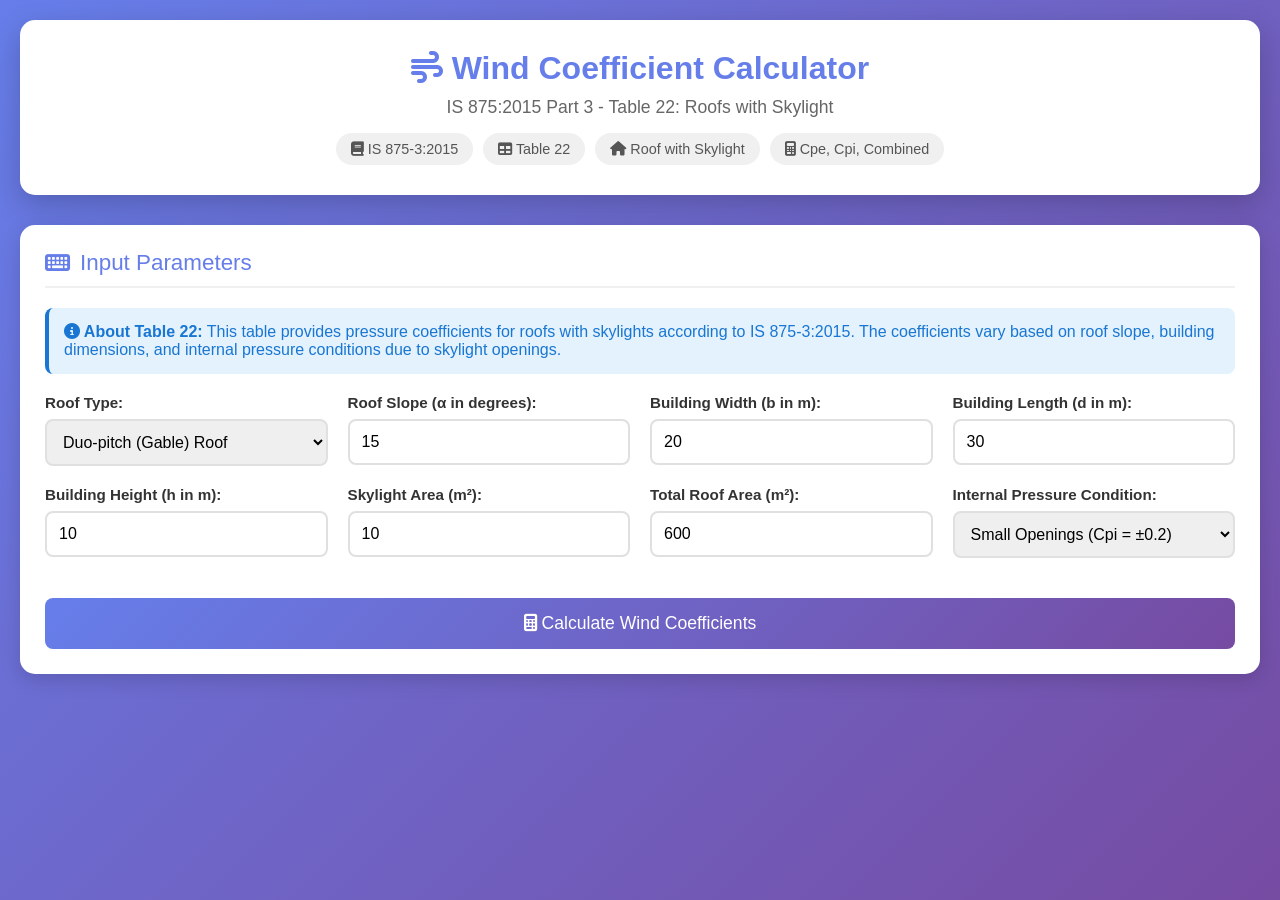
<file: wind-coefficient-calculator.html>
<!DOCTYPE html>
<html lang="en">
<head>
    <meta charset="UTF-8">
    <meta name="viewport" content="width=device-width, initial-scale=1.0">
    <title>Wind Coefficient Calculator - IS 875:2015 Part 3 (Table 22)</title>
    <link rel="stylesheet" href="https://cdnjs.cloudflare.com/ajax/libs/font-awesome/6.4.0/css/all.min.css">
    <style>
        * {
            margin: 0;
            padding: 0;
            box-sizing: border-box;
        }

        body {
            font-family: 'Segoe UI', Tahoma, Geneva, Verdana, sans-serif;
            background: linear-gradient(135deg, #667eea 0%, #764ba2 100%);
            min-height: 100vh;
            padding: 20px;
        }

        .container {
            max-width: 1400px;
            margin: 0 auto;
        }

        .header {
            background: white;
            padding: 30px;
            border-radius: 15px;
            box-shadow: 0 10px 30px rgba(0,0,0,0.2);
            margin-bottom: 30px;
            text-align: center;
        }

        .header h1 {
            color: #667eea;
            font-size: 2em;
            margin-bottom: 10px;
        }

        .header p {
            color: #666;
            font-size: 1.1em;
        }

        .info-chips {
            display: flex;
            gap: 10px;
            justify-content: center;
            flex-wrap: wrap;
            margin-top: 15px;
        }

        .chip {
            background: #f0f0f0;
            padding: 8px 15px;
            border-radius: 20px;
            font-size: 0.9em;
            color: #555;
        }

        .card {
            background: white;
            padding: 25px;
            border-radius: 15px;
            box-shadow: 0 5px 20px rgba(0,0,0,0.15);
            margin-bottom: 25px;
        }

        .card .title {
            font-size: 1.4em;
            color: #667eea;
            margin-bottom: 20px;
            padding-bottom: 10px;
            border-bottom: 2px solid #f0f0f0;
            display: flex;
            align-items: center;
            gap: 10px;
        }

        .input-grid {
            display: grid;
            grid-template-columns: repeat(auto-fit, minmax(250px, 1fr));
            gap: 20px;
            margin-bottom: 20px;
        }

        .input-group {
            display: flex;
            flex-direction: column;
        }

        .input-group label {
            font-weight: 600;
            margin-bottom: 8px;
            color: #333;
            font-size: 0.95em;
        }

        .input-group input,
        .input-group select {
            padding: 12px;
            border: 2px solid #e0e0e0;
            border-radius: 8px;
            font-size: 1em;
            transition: border-color 0.3s;
        }

        .input-group input:focus,
        .input-group select:focus {
            outline: none;
            border-color: #667eea;
        }

        .btn {
            background: linear-gradient(135deg, #667eea 0%, #764ba2 100%);
            color: white;
            padding: 15px 30px;
            border: none;
            border-radius: 8px;
            font-size: 1.1em;
            cursor: pointer;
            transition: transform 0.2s, box-shadow 0.2s;
            width: 100%;
            margin-top: 20px;
        }

        .btn:hover {
            transform: translateY(-2px);
            box-shadow: 0 5px 15px rgba(102, 126, 234, 0.4);
        }

        .results-table {
            width: 100%;
            border-collapse: collapse;
            margin-top: 20px;
            overflow: hidden;
            border-radius: 8px;
        }

        .results-table th {
            background: linear-gradient(135deg, #667eea 0%, #764ba2 100%);
            color: white;
            padding: 15px;
            text-align: left;
            font-weight: 600;
        }

        .results-table td {
            padding: 12px 15px;
            border-bottom: 1px solid #f0f0f0;
        }

        .results-table tr:nth-child(even) {
            background-color: #f9f9f9;
        }

        .results-table tr:hover {
            background-color: #f0f0ff;
        }

        .alert {
            padding: 15px;
            border-radius: 8px;
            margin-bottom: 20px;
        }

        .alert-info {
            background-color: #e3f2fd;
            color: #1976d2;
            border-left: 4px solid #1976d2;
        }

        .alert-warning {
            background-color: #fff3e0;
            color: #f57c00;
            border-left: 4px solid #f57c00;
        }

        .coefficient-box {
            display: inline-block;
            padding: 8px 15px;
            border-radius: 5px;
            font-weight: 600;
            margin: 2px;
        }

        .positive {
            background-color: #ffebee;
            color: #c62828;
        }

        .negative {
            background-color: #e8f5e9;
            color: #2e7d32;
        }

        .section-header {
            background: #f5f5f5;
            padding: 10px 15px;
            border-radius: 5px;
            font-weight: 600;
            margin: 20px 0 10px 0;
            color: #667eea;
        }

        .note {
            background: #fffde7;
            border-left: 4px solid #fbc02d;
            padding: 15px;
            margin: 20px 0;
            border-radius: 5px;
        }

        .note strong {
            color: #f57f17;
        }

        #output {
            display: none;
        }

        .output-visible #output {
            display: block;
        }

        .formula {
            background: #f5f5f5;
            padding: 10px;
            border-radius: 5px;
            font-family: 'Courier New', monospace;
            margin: 10px 0;
        }

        .zone-diagram {
            background: #f9f9f9;
            padding: 20px;
            border-radius: 8px;
            margin: 20px 0;
            text-align: center;
        }

        .zone-diagram h3 {
            color: #667eea;
            margin-bottom: 15px;
        }

        .zone-visual {
            display: grid;
            grid-template-columns: repeat(3, 1fr);
            gap: 10px;
            max-width: 400px;
            margin: 0 auto;
        }

        .zone-box {
            background: white;
            border: 2px solid #667eea;
            padding: 20px;
            border-radius: 5px;
            font-weight: bold;
            color: #667eea;
        }

        @media print {
            body {
                background: white;
            }
            .btn {
                display: none;
            }
        }
    </style>
</head>
<body>
    <div class="container">
        <!-- Header -->
        <div class="header">
            <h1><i class="fas fa-wind"></i> Wind Coefficient Calculator</h1>
            <p>IS 875:2015 Part 3 - Table 22: Roofs with Skylight</p>
            <div class="info-chips">
                <span class="chip"><i class="fas fa-book"></i> IS 875-3:2015</span>
                <span class="chip"><i class="fas fa-table"></i> Table 22</span>
                <span class="chip"><i class="fas fa-home"></i> Roof with Skylight</span>
                <span class="chip"><i class="fas fa-calculator"></i> Cpe, Cpi, Combined</span>
            </div>
        </div>

        <!-- Input Card -->
        <div class="card">
            <div class="title"><i class="fas fa-keyboard"></i> Input Parameters</div>

            <div class="alert alert-info">
                <strong><i class="fas fa-info-circle"></i> About Table 22:</strong>
                This table provides pressure coefficients for roofs with skylights according to IS 875-3:2015.
                The coefficients vary based on roof slope, building dimensions, and internal pressure conditions
                due to skylight openings.
            </div>

            <div class="input-grid">
                <div class="input-group">
                    <label for="roofType">Roof Type:</label>
                    <select id="roofType">
                        <option value="duopitch">Duo-pitch (Gable) Roof</option>
                        <option value="monopitch">Mono-pitch Roof</option>
                        <option value="flat">Flat Roof with Skylight</option>
                    </select>
                </div>

                <div class="input-group">
                    <label for="roofSlope">Roof Slope (α in degrees):</label>
                    <input type="number" id="roofSlope" value="15" min="0" max="45" step="1">
                </div>

                <div class="input-group">
                    <label for="buildingWidth">Building Width (b in m):</label>
                    <input type="number" id="buildingWidth" value="20" min="5" max="100" step="1">
                </div>

                <div class="input-group">
                    <label for="buildingLength">Building Length (d in m):</label>
                    <input type="number" id="buildingLength" value="30" min="5" max="100" step="1">
                </div>

                <div class="input-group">
                    <label for="buildingHeight">Building Height (h in m):</label>
                    <input type="number" id="buildingHeight" value="10" min="3" max="50" step="1">
                </div>

                <div class="input-group">
                    <label for="skylightArea">Skylight Area (m²):</label>
                    <input type="number" id="skylightArea" value="10" min="1" max="100" step="1">
                </div>

                <div class="input-group">
                    <label for="roofArea">Total Roof Area (m²):</label>
                    <input type="number" id="roofArea" value="600" min="10" max="10000" step="10">
                </div>

                <div class="input-group">
                    <label for="openingCondition">Internal Pressure Condition:</label>
                    <select id="openingCondition">
                        <option value="small">Small Openings (Cpi = ±0.2)</option>
                        <option value="medium">Medium Openings (Cpi = ±0.5)</option>
                        <option value="large">Large Openings (Cpi = -0.5 to +0.7)</option>
                    </select>
                </div>
            </div>

            <button class="btn" onclick="calculateCoefficients()">
                <i class="fas fa-calculator"></i> Calculate Wind Coefficients
            </button>
        </div>

        <!-- Output Card -->
        <div id="output">
            <div class="card">
                <div class="title"><i class="fas fa-chart-bar"></i> Wind Pressure Coefficients</div>

                <div class="section-header">
                    <i class="fas fa-info-circle"></i> Building Geometry Ratios
                </div>
                <div id="geometryRatios"></div>

                <div class="section-header">
                    <i class="fas fa-arrow-right"></i> External Pressure Coefficients (Cpe)
                </div>
                <div id="cpeResults"></div>

                <div class="section-header">
                    <i class="fas fa-arrow-left"></i> Internal Pressure Coefficients (Cpi)
                </div>
                <div id="cpiResults"></div>

                <div class="section-header">
                    <i class="fas fa-calculator"></i> Combined Coefficients (Cpe ± Cpi)
                </div>
                <div id="combinedResults"></div>

                <div class="note">
                    <strong><i class="fas fa-exclamation-triangle"></i> Important Notes:</strong><br>
                    • Use <strong>Cpe - Cpi (max)</strong> for maximum uplift/suction forces (critical for fasteners)<br>
                    • Use <strong>Cpe + Cpi (max)</strong> for maximum inward pressure forces (structural design)<br>
                    • For structural design, consider the most critical combination<br>
                    • Values shown are for normal wind direction (perpendicular to building face)<br>
                    • Skylight openings significantly affect internal pressure
                </div>
            </div>

            <div class="card">
                <div class="title"><i class="fas fa-file-alt"></i> Design Recommendations</div>
                <div id="recommendations"></div>
            </div>

            <div class="card">
                <div class="title"><i class="fas fa-ruler-combined"></i> Zone Definitions</div>
                <div id="zoneDefinitions"></div>
            </div>
        </div>
    </div>

    <script>
        // IS 875-3:2015 Table 22 Data for Roofs with Skylight
        // Coefficients based on roof type, slope angle, and zone location
        const TABLE_22_DATA = {
            duopitch: {
                // Windward slope - values vary with roof pitch angle
                windward: {
                    0: { A: -1.8, B: -1.2, C: -0.7 },
                    5: { A: -1.6, B: -1.1, C: -0.6 },
                    10: { A: -1.3, B: -0.9, C: -0.5 },
                    15: { A: -1.0, B: -0.8, C: -0.5 },
                    20: { A: -0.7, B: -0.6, C: -0.4 },
                    25: { A: -0.5, B: -0.5, C: -0.3 },
                    30: { A: -0.4, B: -0.4, C: -0.3 },
                    35: { A: -0.3, B: -0.3, C: -0.2 },
                    40: { A: -0.3, B: -0.3, C: -0.2 },
                    45: { A: -0.3, B: -0.3, C: -0.2 }
                },
                // Leeward slope - generally uniform negative pressure
                leeward: {
                    all: { D: -0.7, E: -0.6, F: -0.5 }
                }
            },
            monopitch: {
                // Mono-pitch roofs experience higher suction, especially at edges
                0: { A: -2.0, B: -1.6, C: -1.0, D: -0.7 },
                5: { A: -1.8, B: -1.4, C: -0.9, D: -0.7 },
                10: { A: -1.6, B: -1.2, C: -0.8, D: -0.6 },
                15: { A: -1.4, B: -1.0, C: -0.7, D: -0.6 },
                20: { A: -1.2, B: -0.9, C: -0.6, D: -0.5 },
                25: { A: -1.0, B: -0.8, C: -0.5, D: -0.5 },
                30: { A: -0.9, B: -0.7, C: -0.5, D: -0.5 }
            },
            flat: {
                // Flat roofs with skylights - highest suction at corners/edges
                A: -2.0, B: -1.4, C: -0.8, D: -0.6
            }
        };

        // Internal pressure coefficients based on opening conditions
        const INTERNAL_PRESSURE = {
            small: { min: -0.2, max: 0.2 },
            medium: { min: -0.5, max: 0.5 },
            large: { min: -0.5, max: 0.7 }
        };

        function getInputValue(id) {
            return parseFloat(document.getElementById(id).value) || 0;
        }

        function getSelectValue(id) {
            return document.getElementById(id).value;
        }

        function interpolate(x, x1, x2, y1, y2) {
            return y1 + (y2 - y1) * (x - x1) / (x2 - x1);
        }

        function getCpeForSlope(roofType, slope, zone) {
            const data = TABLE_22_DATA[roofType];

            if (roofType === 'flat') {
                return data[zone];
            }

            // Round to nearest 5 degrees
            const angles = Object.keys(roofType === 'duopitch' ? data.windward : data).map(Number);
            const roundedSlope = Math.round(slope / 5) * 5;

            if (roofType === 'duopitch') {
                if (zone === 'D' || zone === 'E' || zone === 'F') {
                    return data.leeward.all[zone];
                }

                const slopeData = data.windward[roundedSlope] || data.windward[15];
                return slopeData[zone];
            } else {
                const slopeData = data[roundedSlope] || data[15];
                return slopeData[zone];
            }
        }

        function calculateCoefficients() {
            // Get inputs
            const roofType = getSelectValue('roofType');
            const roofSlope = getInputValue('roofSlope');
            const buildingWidth = getInputValue('buildingWidth');
            const buildingLength = getInputValue('buildingLength');
            const buildingHeight = getInputValue('buildingHeight');
            const skylightArea = getInputValue('skylightArea');
            const roofArea = getInputValue('roofArea');
            const openingCondition = getSelectValue('openingCondition');

            // Calculate geometry ratios
            const h_b_ratio = buildingHeight / buildingWidth;
            const d_b_ratio = buildingLength / buildingWidth;
            const skylightRatio = (skylightArea / roofArea * 100).toFixed(2);

            // Calculate zone dimensions for reference
            const edgeZoneWidth = buildingHeight / 10; // h/10 as per IS 875-3
            const cornerZoneSize = Math.min(buildingHeight / 10, buildingWidth / 10);

            // Display geometry ratios
            document.getElementById('geometryRatios').innerHTML = `
                <table class="results-table">
                    <tr>
                        <th>Parameter</th>
                        <th>Value</th>
                        <th>Description</th>
                    </tr>
                    <tr>
                        <td>h/b</td>
                        <td>${h_b_ratio.toFixed(2)}</td>
                        <td>Height to width ratio</td>
                    </tr>
                    <tr>
                        <td>d/b</td>
                        <td>${d_b_ratio.toFixed(2)}</td>
                        <td>Length to width ratio</td>
                    </tr>
                    <tr>
                        <td>Skylight %</td>
                        <td>${skylightRatio}%</td>
                        <td>Skylight area as % of total roof area</td>
                    </tr>
                    <tr>
                        <td>Roof Slope (α)</td>
                        <td>${roofSlope}°</td>
                        <td>Roof pitch angle</td>
                    </tr>
                    <tr>
                        <td>Edge Zone Width</td>
                        <td>${edgeZoneWidth.toFixed(2)} m</td>
                        <td>Width of high-suction edge zones (h/10)</td>
                    </tr>
                    <tr>
                        <td>Corner Zone Size</td>
                        <td>${cornerZoneSize.toFixed(2)} m</td>
                        <td>Size of corner zones (min of h/10 or b/10)</td>
                    </tr>
                </table>
            `;

            // Get Cpe values for different zones
            let cpeValues = {};
            let zones = [];

            if (roofType === 'duopitch') {
                zones = ['A', 'B', 'C', 'D', 'E', 'F'];
                zones.forEach(zone => {
                    cpeValues[zone] = getCpeForSlope(roofType, roofSlope, zone);
                });
            } else if (roofType === 'monopitch') {
                zones = ['A', 'B', 'C', 'D'];
                zones.forEach(zone => {
                    cpeValues[zone] = getCpeForSlope(roofType, roofSlope, zone);
                });
            } else { // flat roof
                zones = ['A', 'B', 'C', 'D'];
                zones.forEach(zone => {
                    cpeValues[zone] = getCpeForSlope(roofType, roofSlope, zone);
                });
            }

            // Display Cpe values
            let cpeTable = `
                <table class="results-table">
                    <tr>
                        <th>Zone</th>
                        <th>External Pressure Coefficient (Cpe)</th>
                        <th>Zone Description</th>
                    </tr>
            `;

            const zoneDescriptions = {
                duopitch: {
                    A: 'Windward edge zone - highest suction (within h/10 from edge)',
                    B: 'Windward middle zone - moderate suction',
                    C: 'Windward central zone - lower suction',
                    D: 'Leeward edge zone - suction',
                    E: 'Leeward middle zone - suction',
                    F: 'Leeward central zone - suction'
                },
                monopitch: {
                    A: 'Windward/high edge zone - maximum suction (within h/10)',
                    B: 'Middle transition zone - high suction',
                    C: 'Central zone - moderate suction',
                    D: 'Leeward/low edge zone - suction'
                },
                flat: {
                    A: 'Corner zones - maximum suction (h/10 from edges)',
                    B: 'Edge zones - high suction',
                    C: 'Central zone - moderate suction',
                    D: 'Interior zone - lower suction'
                }
            };

            const currentDescriptions = zoneDescriptions[roofType];

            zones.forEach(zone => {
                const cpe = cpeValues[zone];
                const colorClass = cpe >= 0 ? 'positive' : 'negative';
                cpeTable += `
                    <tr>
                        <td><strong>${zone}</strong></td>
                        <td><span class="coefficient-box ${colorClass}">${cpe.toFixed(2)}</span></td>
                        <td>${currentDescriptions[zone] || 'Roof zone'}</td>
                    </tr>
                `;
            });

            cpeTable += `</table>`;
            document.getElementById('cpeResults').innerHTML = cpeTable;

            // Get Cpi values
            const cpiRange = INTERNAL_PRESSURE[openingCondition];

            // Display Cpi values
            document.getElementById('cpiResults').innerHTML = `
                <table class="results-table">
                    <tr>
                        <th>Opening Condition</th>
                        <th>Cpi (min)</th>
                        <th>Cpi (max)</th>
                        <th>Description</th>
                    </tr>
                    <tr>
                        <td>${openingCondition.charAt(0).toUpperCase() + openingCondition.slice(1)} Openings</td>
                        <td><span class="coefficient-box negative">${cpiRange.min.toFixed(2)}</span></td>
                        <td><span class="coefficient-box positive">${cpiRange.max.toFixed(2)}</span></td>
                        <td>Skylight area: ${skylightArea} m² (${skylightRatio}% of roof)</td>
                    </tr>
                </table>
                <div class="formula">
                    <strong>Note:</strong> Internal pressure depends on ratio of openings on windward vs leeward faces.
                    Skylights significantly affect internal pressure distribution.
                </div>
            `;

            // Calculate combined coefficients
            let combinedTable = `
                <table class="results-table">
                    <tr>
                        <th>Zone</th>
                        <th>Cpe</th>
                        <th>Cpe - Cpi (max suction)</th>
                        <th>Cpe - Cpi (min suction)</th>
                        <th>Cpe + Cpi (max pressure)</th>
                        <th>Cpe + Cpi (min pressure)</th>
                        <th>Critical Value</th>
                    </tr>
            `;

            zones.forEach(zone => {
                const cpe = cpeValues[zone];
                const cpe_minus_cpi_max = cpe - cpiRange.min; // Most suction
                const cpe_minus_cpi_min = cpe - cpiRange.max; // Least suction
                const cpe_plus_cpi_max = cpe + cpiRange.max;  // Most pressure
                const cpe_plus_cpi_min = cpe + cpiRange.min;  // Least pressure

                // Find critical (most severe) value
                const values = [cpe_minus_cpi_max, cpe_minus_cpi_min, cpe_plus_cpi_max, cpe_plus_cpi_min];
                const criticalValue = Math.abs(Math.min(...values)) > Math.abs(Math.max(...values))
                    ? Math.min(...values)
                    : Math.max(...values);

                combinedTable += `
                    <tr>
                        <td><strong>${zone}</strong></td>
                        <td><span class="coefficient-box ${cpe >= 0 ? 'positive' : 'negative'}">${cpe.toFixed(2)}</span></td>
                        <td><span class="coefficient-box ${cpe_minus_cpi_max >= 0 ? 'positive' : 'negative'}">${cpe_minus_cpi_max.toFixed(2)}</span></td>
                        <td><span class="coefficient-box ${cpe_minus_cpi_min >= 0 ? 'positive' : 'negative'}">${cpe_minus_cpi_min.toFixed(2)}</span></td>
                        <td><span class="coefficient-box ${cpe_plus_cpi_max >= 0 ? 'positive' : 'negative'}">${cpe_plus_cpi_max.toFixed(2)}</span></td>
                        <td><span class="coefficient-box ${cpe_plus_cpi_min >= 0 ? 'positive' : 'negative'}">${cpe_plus_cpi_min.toFixed(2)}</span></td>
                        <td><strong><span class="coefficient-box ${criticalValue >= 0 ? 'positive' : 'negative'}">${criticalValue.toFixed(2)}</span></strong></td>
                    </tr>
                `;
            });

            combinedTable += `</table>
            <div class="formula">
                <strong>Design Wind Pressure Formula:</strong><br>
                p<sub>d</sub> = 0.6 × V<sub>z</sub>² × C<sub>p</sub> (in N/m²)<br>
                where V<sub>z</sub> = design wind speed at height z (m/s), C<sub>p</sub> = combined coefficient
            </div>`;
            document.getElementById('combinedResults').innerHTML = combinedTable;

            // Generate recommendations
            let recommendations = `
                <div class="alert alert-warning">
                    <strong><i class="fas fa-lightbulb"></i> Design Recommendations:</strong><br><br>

                    <strong>1. Critical Load Cases:</strong><br>
                    • For uplift (suction) design: Use maximum negative values from <strong>Cpe - Cpi (max suction)</strong><br>
                    • For downward pressure: Use positive values (if any) from <strong>Cpe + Cpi (max pressure)</strong><br>
                    • Zone A typically governs for edge fasteners and cladding<br><br>

                    <strong>2. Skylight Considerations:</strong><br>
                    • Skylight area is ${skylightRatio}% of total roof area<br>
                    • ${parseFloat(skylightRatio) > 5 ? '⚠️ Large skylight area significantly affects internal pressure - use appropriate Cpi values' : '✓ Skylight area is relatively small'}<br>
                    • Ensure skylight frames can withstand differential pressures<br>
                    • Consider progressive opening scenarios<br><br>

                    <strong>3. Zone-specific Design:</strong><br>
                    • Zone A experiences highest suction (edge effects) - ${edgeZoneWidth.toFixed(2)}m from edge<br>
                    • Use appropriate fastener spacing for high-suction zones (reduced spacing in Zone A)<br>
                    • Consider additional anchoring near skylight perimeters<br>
                    • Edge and corner details are critical<br><br>

                    <strong>4. Wind Direction Analysis:</strong><br>
                    • These coefficients are for wind perpendicular to building face<br>
                    • Analyze multiple wind directions (0°, 45°, 90°) for complete design<br>
                    • Consider oblique wind angles as per IS 875-3 guidelines<br>
                    • Check all possible wind attack angles<br><br>

                    <strong>5. Design Wind Pressure Calculation:</strong><br>
                    • Calculate V<sub>z</sub> using: V<sub>z</sub> = V<sub>b</sub> × k<sub>1</sub> × k<sub>2</sub> × k<sub>3</sub><br>
                    • V<sub>b</sub> from wind zone map (IS 875-3 Figure 1)<br>
                    • k<sub>1</sub> = terrain, height, and structure size factor<br>
                    • k<sub>2</sub> = topography factor (typically 1.0)<br>
                    • k<sub>3</sub> = importance factor (typically 1.0)<br>
                    • Apply load factors: 1.5 for ultimate limit state<br><br>

                    <strong>6. Combination with Other Loads:</strong><br>
                    • Combine with dead load, live load as per IS 800 or governing code<br>
                    • Check serviceability limits (deflections)<br>
                    • Consider fatigue for cyclic wind loads on connections
                </div>
            `;

            document.getElementById('recommendations').innerHTML = recommendations;

            // Generate zone definitions diagram
            let zoneDefinitionsHTML = `
                <div class="alert alert-info">
                    <strong>Zone Definitions for ${roofType.charAt(0).toUpperCase() + roofType.slice(1)} Roof:</strong><br><br>
            `;

            if (roofType === 'duopitch') {
                zoneDefinitionsHTML += `
                    <strong>Windward Slope Zones:</strong><br>
                    • <strong>Zone A:</strong> Edge strip along windward eave (width = h/10 = ${edgeZoneWidth.toFixed(2)}m)<br>
                    • <strong>Zone B:</strong> Transition zone between A and C<br>
                    • <strong>Zone C:</strong> Central windward roof area<br><br>
                    <strong>Leeward Slope Zones:</strong><br>
                    • <strong>Zone D:</strong> Edge strip along leeward eave (width = h/10)<br>
                    • <strong>Zone E:</strong> Transition zone on leeward slope<br>
                    • <strong>Zone F:</strong> Central leeward roof area<br><br>
                `;
            } else if (roofType === 'monopitch') {
                zoneDefinitionsHTML += `
                    • <strong>Zone A:</strong> High edge strip (width = h/10 = ${edgeZoneWidth.toFixed(2)}m) - Critical zone!<br>
                    • <strong>Zone B:</strong> Middle transition zone<br>
                    • <strong>Zone C:</strong> Central roof area<br>
                    • <strong>Zone D:</strong> Low edge strip (width = h/10)<br><br>
                `;
            } else {
                zoneDefinitionsHTML += `
                    • <strong>Zone A:</strong> Corner zones (${cornerZoneSize.toFixed(2)}m × ${cornerZoneSize.toFixed(2)}m) - Highest suction!<br>
                    • <strong>Zone B:</strong> Edge strips excluding corners (width = h/10 = ${edgeZoneWidth.toFixed(2)}m)<br>
                    • <strong>Zone C:</strong> Remaining roof area between edges<br>
                    • <strong>Zone D:</strong> Interior zone away from all edges<br><br>
                `;
            }

            zoneDefinitionsHTML += `
                    <strong>Key Parameters:</strong><br>
                    • Building height (h): ${buildingHeight} m<br>
                    • Building width (b): ${buildingWidth} m<br>
                    • Edge zone width: h/10 = ${edgeZoneWidth.toFixed(2)} m<br>
                    • Always measure zones from roof edges/eaves
                </div>
            `;

            document.getElementById('zoneDefinitions').innerHTML = zoneDefinitionsHTML;

            // Show output section
            document.body.classList.add('output-visible');

            // Scroll to results
            document.getElementById('output').scrollIntoView({ behavior: 'smooth' });
        }

        // Initial setup
        window.addEventListener('load', function() {
            // Don't auto-calculate, wait for user input
        });
    </script>
</body>
</html>
</file>
